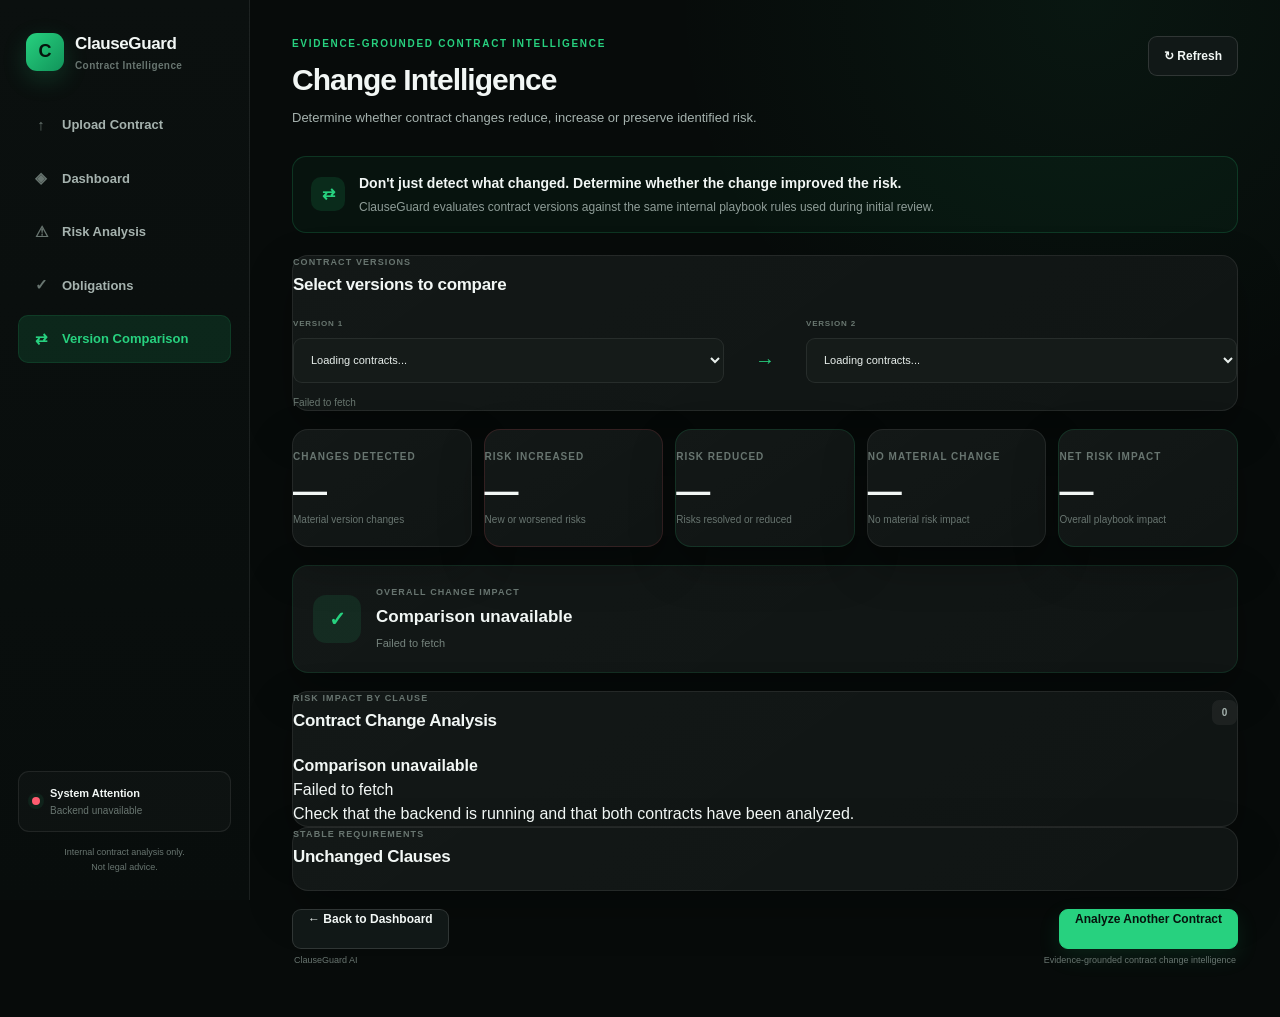
<file: frontend/comparison.html>
<!DOCTYPE html>
<html lang="en">

<head>
    <meta charset="UTF-8">
    <meta
        name="viewport"
        content="width=device-width, initial-scale=1.0"
    >

    <title>ClauseGuard AI — Change Intelligence</title>

    <link
        rel="stylesheet"
        href="style.css"
    >
</head>


<body>

<!-- =========================================================
     SIDEBAR
========================================================= -->

<aside class="sidebar">

    <div class="brand">

        <div class="brand-icon">
            C
        </div>

        <div>
            <h1>ClauseGuard</h1>
            <span>Contract Intelligence</span>
        </div>

    </div>


    <nav class="navigation">

        <a
            class="nav-item"
            href="upload.html"
            style="text-decoration:none;"
        >
            <span>↑</span>
            Upload Contract
        </a>


        <a
            class="nav-item"
            href="index.html"
            style="text-decoration:none;"
        >
            <span>◈</span>
            Dashboard
        </a>


        <a
            class="nav-item"
            href="index.html#risk-analysis"
            style="text-decoration:none;"
        >
            <span>⚠</span>
            Risk Analysis
        </a>


        <a
            class="nav-item"
            href="index.html#obligation-section"
            style="text-decoration:none;"
        >
            <span>✓</span>
            Obligations
        </a>


        <a
            class="nav-item active"
            href="comparison.html"
            style="text-decoration:none;"
        >
            <span>⇄</span>
            Version Comparison
        </a>

    </nav>


    <div class="sidebar-bottom">

        <div class="system-status">

            <span class="status-dot"></span>

            <div>

                <strong id="systemStatus">
                    System Online
                </strong>

                <small id="systemStatusText">
                    Backend connected
                </small>

            </div>

        </div>


        <div class="disclaimer">

            Internal contract analysis only.
            <br>
            Not legal advice.

        </div>

    </div>

</aside>


<!-- =========================================================
     MAIN
========================================================= -->

<main class="main">

    <!-- TOP BAR -->

    <header class="topbar">

        <div>

            <p class="eyebrow">
                EVIDENCE-GROUNDED CONTRACT INTELLIGENCE
            </p>

            <h2>
                Change Intelligence
            </h2>

            <p class="subtitle">
                Determine whether contract changes reduce,
                increase or preserve identified risk.
            </p>

        </div>


        <div class="topbar-actions">

            <button
                id="refreshComparison"
                class="secondary-button"
                type="button"
            >
                ↻ Refresh
            </button>

        </div>

    </header>


    <!-- =====================================================
         PRODUCT MESSAGE
    ====================================================== -->

    <section class="product-message">

        <div class="product-message-icon">
            ⇄
        </div>


        <div>

            <strong>
                Don't just detect what changed.
                Determine whether the change improved the risk.
            </strong>

            <span>
                ClauseGuard evaluates contract versions
                against the same internal playbook rules
                used during initial review.
            </span>

        </div>

    </section>


    <!-- =====================================================
         VERSION SELECTORS
    ====================================================== -->

    <section class="card comparison-selector-card">

        <div class="section-header">

            <div>

                <span class="card-label">
                    CONTRACT VERSIONS
                </span>

                <h3>
                    Select versions to compare
                </h3>

            </div>

        </div>


        <div class="version-selector-grid">

            <div class="version-selector">

                <label for="v1Selector">
                    VERSION 1
                </label>

                <select
                    id="v1Selector"
                >
                    <option value="">
                        Loading contracts...
                    </option>
                </select>

            </div>


            <div class="comparison-arrow-large">
                →
            </div>


            <div class="version-selector">

                <label for="v2Selector">
                    VERSION 2
                </label>

                <select
                    id="v2Selector"
                >
                    <option value="">
                        Loading contracts...
                    </option>
                </select>

            </div>

        </div>


        <div
            id="selectorMessage"
            class="selector-message"
        >
            Loading available contract versions...
        </div>

    </section>


    <!-- =====================================================
         CHANGE SUMMARY
    ====================================================== -->

    <section class="comparison-kpi-grid">

        <div class="card comparison-kpi">

            <span class="metric-label">
                CHANGES DETECTED
            </span>

            <strong
                id="changesDetected"
                class="metric-value"
            >
                —
            </strong>

            <span class="metric-description">
                Material version changes
            </span>

        </div>


        <div class="card comparison-kpi risk-increased-card">

            <span class="metric-label">
                RISK INCREASED
            </span>

            <strong
                id="riskIncreased"
                class="metric-value"
            >
                —
            </strong>

            <span class="metric-description">
                New or worsened risks
            </span>

        </div>


        <div class="card comparison-kpi risk-reduced-card">

            <span class="metric-label">
                RISK REDUCED
            </span>

            <strong
                id="riskReduced"
                class="metric-value"
            >
                —
            </strong>

            <span class="metric-description">
                Risks resolved or reduced
            </span>

        </div>


        <div class="card comparison-kpi">

            <span class="metric-label">
                NO MATERIAL CHANGE
            </span>

            <strong
                id="unchangedCount"
                class="metric-value"
            >
                —
            </strong>

            <span class="metric-description">
                No material risk impact
            </span>

        </div>


        <div class="card comparison-kpi improvement-card">

            <span class="metric-label">
                NET RISK IMPACT
            </span>

            <strong
                id="netRiskImpact"
                class="metric-value"
            >
                —
            </strong>

            <span class="metric-description">
                Overall playbook impact
            </span>

        </div>

    </section>


    <!-- =====================================================
         OVERALL RESULT
    ====================================================== -->

    <section
        id="overallResult"
        class="card overall-comparison-card"
    >

        <div class="overall-result-icon">
            ✓
        </div>


        <div>

            <span class="card-label">
                OVERALL CHANGE IMPACT
            </span>

            <h3 id="overallResultTitle">
                Loading comparison...
            </h3>

            <p id="overallResultDescription">
                Comparing contract versions against
                configured playbook rules.
            </p>

        </div>

    </section>


    <!-- =====================================================
         RISK IMPACT BY CLAUSE
    ====================================================== -->

    <section class="card">

        <div class="section-header">

            <div>

                <span class="card-label">
                    RISK IMPACT BY CLAUSE
                </span>

                <h3>
                    Contract Change Analysis
                </h3>

            </div>


            <span
                id="comparisonResultCount"
                class="count-badge"
            >
                0
            </span>

        </div>


        <div
            id="comparisonResults"
            class="comparison-results-list"
        >

            <div class="comparison-loading">
                Loading comparison...
            </div>

        </div>

    </section>


    <!-- =====================================================
         REGRESSION ALERT
    ====================================================== -->

    <section
        id="regressionSection"
        class="card regression-card hidden"
    >

        <div class="regression-header">

            <div class="regression-icon">
                !
            </div>

            <div>

                <span class="card-label">
                    NEGOTIATION IMPACT
                </span>

                <h3>
                    Regression Detected
                </h3>

            </div>

        </div>


        <div
            id="regressionContent"
            class="regression-content"
        >
        </div>

    </section>


    <!-- =====================================================
         UNCHANGED CLAUSES
    ====================================================== -->

    <section class="card">

        <div class="section-header">

            <div>

                <span class="card-label">
                    STABLE REQUIREMENTS
                </span>

                <h3>
                    Unchanged Clauses
                </h3>

            </div>

        </div>


        <div
            id="unchangedClauses"
            class="unchanged-list"
        >

            <div class="comparison-loading">
                Loading...
            </div>

        </div>

    </section>


    <!-- =====================================================
         NAVIGATION
    ====================================================== -->

    <section class="comparison-actions">

        <a
            href="index.html"
            class="secondary-button"
            style="text-decoration:none;"
        >
            ← Back to Dashboard
        </a>


        <a
            href="upload.html"
            class="primary-button"
            style="text-decoration:none;"
        >
            Analyze Another Contract
        </a>

    </section>


    <!-- FOOTER -->

    <footer>

        <span>
            ClauseGuard AI
        </span>

        <span>
            Evidence-grounded contract change intelligence
        </span>

    </footer>

</main>


<script src="comparison.js"></script>

</body>

</html>
</file>
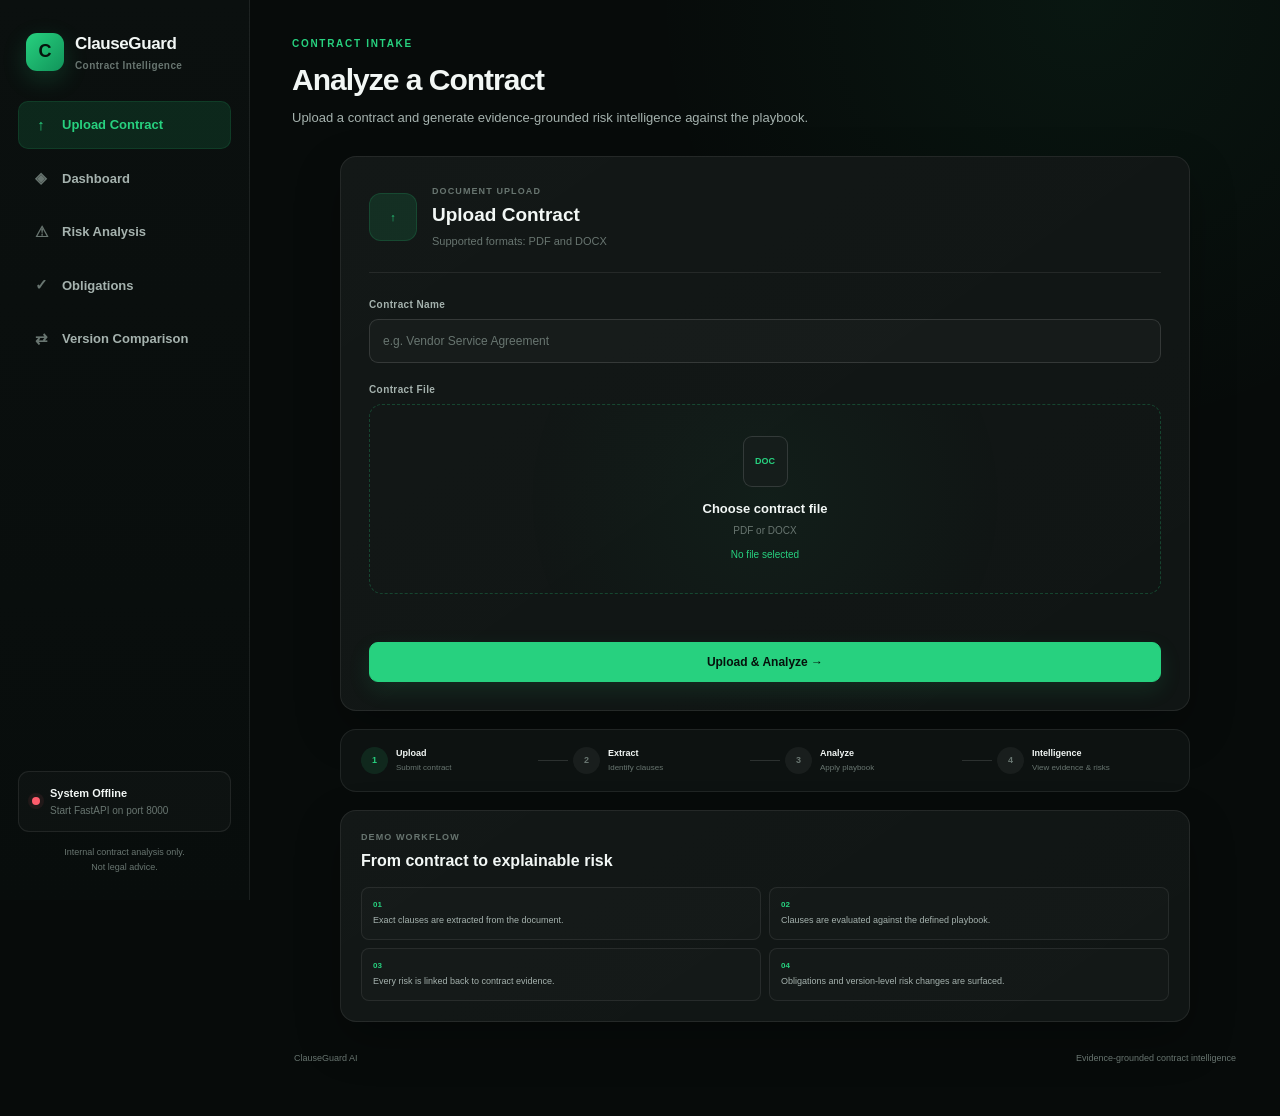
<file: frontend/upload.html>
<!DOCTYPE html>
<html lang="en">

<head>
    <meta charset="UTF-8">

    <meta
        name="viewport"
        content="width=device-width, initial-scale=1.0"
    >

    <title>ClauseGuard AI — Upload Contract</title>

    <link
        rel="stylesheet"
        href="style.css"
    >
</head>

<body>

<aside class="sidebar">

    <div class="brand">

        <div class="brand-icon">
            C
        </div>

        <div>
            <h1>ClauseGuard</h1>
            <span>Contract Intelligence</span>
        </div>

    </div>


    <nav class="navigation">

        <a
            class="nav-item active"
            href="upload.html"
            style="text-decoration:none;"
        >
            <span>↑</span>
            Upload Contract
        </a>


        <a
            class="nav-item"
            href="index.html"
            style="text-decoration:none;"
        >
            <span>◈</span>
            Dashboard
        </a>


        <a
            class="nav-item"
            href="index.html#risk-analysis"
            style="text-decoration:none;"
        >
            <span>⚠</span>
            Risk Analysis
        </a>


        <a
            class="nav-item"
            href="index.html#obligations"
            style="text-decoration:none;"
        >
            <span>✓</span>
            Obligations
        </a>


        <a
            class="nav-item"
            href="comparison.html"
            style="text-decoration:none;"
        >
            <span>⇄</span>
            Version Comparison
        </a>

    </nav>


    <div class="sidebar-bottom">

        <div
            class="system-status"
            id="systemStatus"
        >

            <span class="status-dot"></span>

            <div>

                <strong id="systemStatusTitle">
                    Checking System
                </strong>

                <small id="systemStatusText">
                    Connecting to backend...
                </small>

            </div>

        </div>


        <div class="disclaimer">

            Internal contract analysis only.
            <br>
            Not legal advice.

        </div>

    </div>

</aside>


<main class="main">

    <header class="topbar">

        <div>

            <p class="eyebrow">
                CONTRACT INTAKE
            </p>

            <h2>
                Analyze a Contract
            </h2>

            <p class="subtitle">
                Upload a contract and generate evidence-grounded
                risk intelligence against the playbook.
            </p>

        </div>

    </header>


    <!-- UPLOAD CARD -->

    <section class="card upload-card">

        <div class="upload-header">

            <div class="upload-icon">
                ↑
            </div>

            <div>

                <span class="card-label">
                    DOCUMENT UPLOAD
                </span>

                <h3>
                    Upload Contract
                </h3>

                <p>
                    Supported formats: PDF and DOCX
                </p>

            </div>

        </div>


        <form
            id="uploadForm"
            class="upload-form"
        >

            <!-- CONTRACT NAME -->

            <label
                for="contractName"
                class="form-label"
            >
                Contract Name
            </label>

            <input
                id="contractName"
                name="contract_name"
                type="text"
                placeholder="e.g. Vendor Service Agreement"
                maxlength="255"
                autocomplete="off"
                required
            >


            <!-- FILE -->

            <label
                for="contractFile"
                class="form-label"
            >
                Contract File
            </label>


            <label
                for="contractFile"
                class="file-drop"
                id="fileDrop"
            >

                <div class="file-drop-icon">
                    DOC
                </div>

                <strong>
                    Choose contract file
                </strong>

                <span>
                    PDF or DOCX
                </span>

                <small id="fileName">
                    No file selected
                </small>

            </label>


            <input
                id="contractFile"
                name="file"
                type="file"
                accept=".pdf,.docx,application/pdf,application/vnd.openxmlformats-officedocument.wordprocessingml.document"
                hidden
                required
            >


            <!-- STATUS -->

            <div
                id="uploadStatus"
                class="upload-status"
                aria-live="polite"
            ></div>


            <!-- BUTTON -->

            <button
                type="submit"
                class="primary-button upload-button"
                id="uploadButton"
            >
                Upload & Analyze →
            </button>

        </form>

    </section>


    <!-- FLOW -->

    <section class="upload-flow">

        <div
            class="flow-step active"
            id="flowUpload"
        >

            <span>1</span>

            <div>

                <strong>
                    Upload
                </strong>

                <small>
                    Submit contract
                </small>

            </div>

        </div>


        <div class="flow-line"></div>


        <div
            class="flow-step"
            id="flowExtract"
        >

            <span>2</span>

            <div>

                <strong>
                    Extract
                </strong>

                <small>
                    Identify clauses
                </small>

            </div>

        </div>


        <div class="flow-line"></div>


        <div
            class="flow-step"
            id="flowAnalyze"
        >

            <span>3</span>

            <div>

                <strong>
                    Analyze
                </strong>

                <small>
                    Apply playbook
                </small>

            </div>

        </div>


        <div class="flow-line"></div>


        <div
            class="flow-step"
            id="flowIntelligence"
        >

            <span>4</span>

            <div>

                <strong>
                    Intelligence
                </strong>

                <small>
                    View evidence & risks
                </small>

            </div>

        </div>

    </section>


    <!-- DEMO CARD -->

    <section class="card demo-card">

        <span class="card-label">
            DEMO WORKFLOW
        </span>

        <h3>
            From contract to explainable risk
        </h3>


        <div class="demo-points">

            <div>

                <span>01</span>

                Exact clauses are extracted from the document.

            </div>


            <div>

                <span>02</span>

                Clauses are evaluated against the defined playbook.

            </div>


            <div>

                <span>03</span>

                Every risk is linked back to contract evidence.

            </div>


            <div>

                <span>04</span>

                Obligations and version-level risk changes are surfaced.

            </div>

        </div>

    </section>


    <footer>

        <span>
            ClauseGuard AI
        </span>

        <span>
            Evidence-grounded contract intelligence
        </span>

    </footer>

</main>


<script>

const API_BASE = "http://127.0.0.1:8000";

const MAX_FILE_SIZE = 25 * 1024 * 1024;

const ALLOWED_EXTENSIONS = [
    ".pdf",
    ".docx"
];


const form =
    document.getElementById("uploadForm");

const fileInput =
    document.getElementById("contractFile");

const fileName =
    document.getElementById("fileName");

const uploadStatus =
    document.getElementById("uploadStatus");

const uploadButton =
    document.getElementById("uploadButton");

const fileDrop =
    document.getElementById("fileDrop");

const systemStatus =
    document.getElementById("systemStatus");

const systemStatusTitle =
    document.getElementById("systemStatusTitle");

const systemStatusText =
    document.getElementById("systemStatusText");


/* =========================================================
   INITIALIZE
========================================================= */

document.addEventListener(
    "DOMContentLoaded",
    async () => {

        await checkBackend();

    }
);


/* =========================================================
   BACKEND HEALTH
========================================================= */

async function checkBackend() {

    setSystemStatus(
        "loading",
        "Checking System",
        "Connecting to backend..."
    );


    try {

        /*
         * FastAPI normally exposes /docs.
         * We only need to know whether the
         * server is reachable.
         */

        const response =
            await fetch(
                `${API_BASE}/docs`,
                {
                    method: "GET"
                }
            );


        if (!response.ok) {

            throw new Error(
                `Backend returned ${response.status}`
            );

        }


        setSystemStatus(
            "online",
            "System Online",
            "Backend connected"
        );


    } catch (error) {

        console.error(
            "Backend health check failed:",
            error
        );


        setSystemStatus(
            "error",
            "System Offline",
            "Start FastAPI on port 8000"
        );

    }

}


/* =========================================================
   FILE SELECTION
========================================================= */

fileInput.addEventListener(
    "change",
    () => {

        handleSelectedFile();

    }
);


function handleSelectedFile() {

    if (!fileInput.files.length) {

        resetFileSelection();

        return;

    }


    const file =
        fileInput.files[0];


    const validation =
        validateFile(file);


    if (!validation.valid) {

        fileName.textContent =
            validation.message;

        fileDrop.classList.remove(
            "selected"
        );

        showStatus(
            validation.message,
            "error"
        );

        return;

    }


    fileName.textContent =
        `${file.name} • ${formatFileSize(file.size)}`;


    fileDrop.classList.add(
        "selected"
    );


    clearStatus();

}


/* =========================================================
   FILE VALIDATION
========================================================= */

function validateFile(file) {

    if (!file) {

        return {
            valid: false,
            message: "Please select a contract file."
        };

    }


    const lowerName =
        file.name.toLowerCase();


    const validExtension =
        ALLOWED_EXTENSIONS.some(
            extension =>
                lowerName.endsWith(extension)
        );


    if (!validExtension) {

        return {
            valid: false,
            message: "Only PDF and DOCX files are supported."
        };

    }


    if (file.size === 0) {

        return {
            valid: false,
            message: "The selected file is empty."
        };

    }


    if (file.size > MAX_FILE_SIZE) {

        return {
            valid: false,
            message: "File is too large. Maximum size is 25 MB."
        };

    }


    return {
        valid: true,
        message: ""
    };

}


/* =========================================================
   DRAG & DROP
========================================================= */

fileDrop.addEventListener(
    "dragover",
    event => {

        event.preventDefault();

        fileDrop.classList.add(
            "dragging"
        );

    }
);


fileDrop.addEventListener(
    "dragleave",
    () => {

        fileDrop.classList.remove(
            "dragging"
        );

    }
);


fileDrop.addEventListener(
    "drop",
    event => {

        event.preventDefault();

        fileDrop.classList.remove(
            "dragging"
        );


        if (
            event.dataTransfer &&
            event.dataTransfer.files &&
            event.dataTransfer.files.length
        ) {

            try {

                fileInput.files =
                    event.dataTransfer.files;

            } catch (error) {

                console.warn(
                    "Could not assign dropped files:",
                    error
                );

                return;

            }


            handleSelectedFile();

        }

    }
);


/* =========================================================
   FORM SUBMIT
========================================================= */

form.addEventListener(
    "submit",
    async event => {

        event.preventDefault();


        if (
            uploadButton.disabled
        ) {

            return;

        }


        const contractName =
            document
                .getElementById("contractName")
                .value
                .trim();


        /* NAME VALIDATION */

        if (!contractName) {

            showStatus(
                "Please enter a contract name.",
                "error"
            );

            return;

        }


        if (contractName.length < 2) {

            showStatus(
                "Contract name is too short.",
                "error"
            );

            return;

        }


        /* FILE VALIDATION */

        if (!fileInput.files.length) {

            showStatus(
                "Please select a PDF or DOCX file.",
                "error"
            );

            return;

        }


        const file =
            fileInput.files[0];


        const validation =
            validateFile(file);


        if (!validation.valid) {

            showStatus(
                validation.message,
                "error"
            );

            return;

        }


        /* START */

        setUploading(true);

        setFlowStep(
            "upload"
        );


        showStatus(
            "Uploading contract...",
            "loading"
        );


        const formData =
            new FormData();


        formData.append(
            "file",
            file
        );


        formData.append(
            "contract_name",
            contractName
        );


        try {

            /*
             * ------------------------------------------------
             * STEP 1 — UPLOAD
             * ------------------------------------------------
             */

            const response =
                await fetch(
                    `${API_BASE}/contracts/upload`,
                    {
                        method: "POST",
                        body: formData
                    }
                );


            const data =
                await parseResponse(
                    response
                );


            if (!response.ok) {

                throw new Error(
                    extractErrorMessage(
                        data,
                        "Contract upload failed."
                    )
                );

            }


            const contractId =
                findContractId(
                    data
                );


            if (!contractId) {

                console.error(
                    "Upload response:",
                    data
                );


                throw new Error(
                    "Contract uploaded, but no contract ID was returned by the backend."
                );

            }


            /*
             * Persist active contract.
             */

            localStorage.setItem(
                "activeContractId",
                String(contractId)
            );


            /*
             * Store basic metadata for
             * the dashboard if required.
             */

            localStorage.setItem(
                "activeContractName",
                contractName
            );


            localStorage.setItem(
                "activeContractFile",
                file.name
            );


            /*
             * ------------------------------------------------
             * STEP 2 — EXTRACT / ANALYZE
             * ------------------------------------------------
             */

            setFlowStep(
                "extract"
            );


            showStatus(
                "Contract uploaded. Extracting clauses...",
                "loading"
            );


            setFlowStep(
                "analyze"
            );


            showStatus(
                "Applying playbook rules and generating risk intelligence...",
                "loading"
            );


            const analyzeResponse =
                await fetch(
                    `${API_BASE}/contracts/${contractId}/analyze`,
                    {
                        method: "POST"
                    }
                );


            const analyzeData =
                await parseResponse(
                    analyzeResponse
                );


            if (!analyzeResponse.ok) {

                throw new Error(
                    extractErrorMessage(
                        analyzeData,
                        "Contract analysis failed."
                    )
                );

            }


            /*
             * ------------------------------------------------
             * STEP 3 — OBLIGATIONS
             * ------------------------------------------------
             *
             * This is intentionally non-blocking.
             *
             * Risk analysis is the core MVP.
             * If obligation extraction fails,
             * the contract should still reach the
             * dashboard.
             */

            showStatus(
                "Risk analysis complete. Extracting obligations...",
                "loading"
            );


            try {

                const obligationResponse =
                    await fetch(
                        `${API_BASE}/contracts/${contractId}/obligations`,
                        {
                            method: "POST"
                        }
                    );


                if (!obligationResponse.ok) {

                    console.warn(
                        "Obligation extraction returned:",
                        obligationResponse.status
                    );

                } else {

                    await parseResponse(
                        obligationResponse
                    );

                }

            } catch (obligationError) {

                console.warn(
                    "Obligation extraction failed:",
                    obligationError
                );

            }


            /*
             * ------------------------------------------------
             * STEP 4 — DASHBOARD
             * ------------------------------------------------
             */

            setFlowStep(
                "intelligence"
            );


            showStatus(
                "Analysis complete. Opening intelligence dashboard...",
                "success"
            );


            /*
             * Small delay gives the user
             * visual confirmation.
             */

            await sleep(
                700
            );


            /*
             * Final safety check.
             */

            const storedId =
                localStorage.getItem(
                    "activeContractId"
                );


            if (
                !storedId ||
                String(storedId) !== String(contractId)
            ) {

                localStorage.setItem(
                    "activeContractId",
                    String(contractId)
                );

            }


            /*
             * Open dashboard.
             */

            window.location.href =
                "index.html";


        } catch (error) {

            console.error(
                "Upload workflow error:",
                error
            );


            setFlowStep(
                "upload"
            );


            showStatus(
                error.message ||
                "Something went wrong while processing the contract.",
                "error"
            );


            setUploading(
                false
            );

        }

    }
);


/* =========================================================
   RESPONSE PARSER
========================================================= */

async function parseResponse(
    response
) {

    const contentType =
        response.headers.get(
            "content-type"
        ) || "";


    if (
        contentType.includes(
            "application/json"
        )
    ) {

        return await response.json();

    }


    const text =
        await response.text();


    return {
        message: text
    };

}


/* =========================================================
   ERROR EXTRACTION
========================================================= */

function extractErrorMessage(
    data,
    fallback
) {

    if (!data) {

        return fallback;

    }


    if (
        typeof data === "string"
    ) {

        return data || fallback;

    }


    if (
        typeof data.detail === "string"
    ) {

        return data.detail;

    }


    if (
        Array.isArray(data.detail)
    ) {

        return data.detail
            .map(
                item =>
                    item.msg ||
                    item.message ||
                    String(item)
            )
            .join(", ");

    }


    if (
        typeof data.message === "string"
    ) {

        return data.message;

    }


    if (
        typeof data.error === "string"
    ) {

        return data.error;

    }


    return fallback;

}


/* =========================================================
   FIND CONTRACT ID
========================================================= */

function findContractId(
    data
) {

    if (!data) {

        return null;

    }


    /*
     * { id: 123 }
     */

    if (
        data.id !== undefined &&
        data.id !== null
    ) {

        return data.id;

    }


    /*
     * { contract_id: 123 }
     */

    if (
        data.contract_id !== undefined &&
        data.contract_id !== null
    ) {

        return data.contract_id;

    }


    /*
     * { contract: { id: 123 } }
     */

    if (
        data.contract &&
        data.contract.id !== undefined &&
        data.contract.id !== null
    ) {

        return data.contract.id;

    }


    /*
     * { contract: { contract_id: 123 } }
     */

    if (
        data.contract &&
        data.contract.contract_id !== undefined &&
        data.contract.contract_id !== null
    ) {

        return data.contract.contract_id;

    }


    /*
     * { data: { id: 123 } }
     */

    if (
        data.data &&
        data.data.id !== undefined &&
        data.data.id !== null
    ) {

        return data.data.id;

    }


    /*
     * { result: { id: 123 } }
     */

    if (
        data.result &&
        data.result.id !== undefined &&
        data.result.id !== null
    ) {

        return data.result.id;

    }


    return null;

}


/* =========================================================
   FLOW STATE
========================================================= */

function setFlowStep(
    step
) {

    const steps = [
        "flowUpload",
        "flowExtract",
        "flowAnalyze",
        "flowIntelligence"
    ];


    const mapping = {
        upload: 0,
        extract: 1,
        analyze: 2,
        intelligence: 3
    };


    const activeIndex =
        mapping[step] ?? 0;


    steps.forEach(
        (id, index) => {

            const element =
                document.getElementById(
                    id
                );


            if (!element) {

                return;

            }


            element.classList.remove(
                "active",
                "completed"
            );


            if (
                index < activeIndex
            ) {

                element.classList.add(
                    "completed"
                );

            }


            if (
                index === activeIndex
            ) {

                element.classList.add(
                    "active"
                );

            }

        }
    );

}


/* =========================================================
   UPLOADING STATE
========================================================= */

function setUploading(
    uploading
) {

    uploadButton.disabled =
        uploading;


    uploadButton.textContent =
        uploading
            ? "Processing..."
            : "Upload & Analyze →";


    fileInput.disabled =
        uploading;


    const nameInput =
        document.getElementById(
            "contractName"
        );


    if (nameInput) {

        nameInput.disabled =
            uploading;

    }

}


/* =========================================================
   STATUS
========================================================= */

function showStatus(
    message,
    type
) {

    uploadStatus.textContent =
        message;


    uploadStatus.className =
        `upload-status ${type}`;

}


function clearStatus() {

    uploadStatus.textContent =
        "";

    uploadStatus.className =
        "upload-status";

}


/* =========================================================
   SYSTEM STATUS
========================================================= */

function setSystemStatus(
    type,
    title,
    message
) {

    if (
        systemStatus
    ) {

        systemStatus.classList.remove(
            "online",
            "loading",
            "error"
        );


        systemStatus.classList.add(
            type
        );

    }


    if (
        systemStatusTitle
    ) {

        systemStatusTitle.textContent =
            title;

    }


    if (
        systemStatusText
    ) {

        systemStatusText.textContent =
            message;

    }

}


/* =========================================================
   RESET FILE
========================================================= */

function resetFileSelection() {

    fileName.textContent =
        "No file selected";


    fileDrop.classList.remove(
        "selected"
    );

}


/* =========================================================
   FILE SIZE
========================================================= */

function formatFileSize(
    bytes
) {

    if (
        bytes < 1024
    ) {

        return `${bytes} B`;

    }


    if (
        bytes < 1024 * 1024
    ) {

        return `${(
            bytes / 1024
        ).toFixed(1)} KB`;

    }


    return `${(
        bytes /
        (1024 * 1024)
    ).toFixed(1)} MB`;

}


/* =========================================================
   SLEEP
========================================================= */

function sleep(
    milliseconds
) {

    return new Promise(
        resolve =>
            setTimeout(
                resolve,
                milliseconds
            )
    );

}


/* =========================================================
   PREVENT ACCIDENTAL PAGE LEAVE
========================================================= */

window.addEventListener(
    "beforeunload",
    event => {

        if (
            uploadButton &&
            uploadButton.disabled
        ) {

            event.preventDefault();

            event.returnValue =
                "";

        }

    }
);

</script>

</body>

</html>
</file>
<file: frontend/style.css>
/* =========================================================
   CLAUSEGUARD AI
   Premium Contract Risk Intelligence Dashboard
========================================================= */

:root {
    --bg: #070b0a;
    --surface: #0d1211;
    --surface-2: #111817;
    --surface-3: #151d1b;

    --border: rgba(255, 255, 255, 0.08);
    --border-strong: rgba(255, 255, 255, 0.13);

    --text: #f2f7f5;
    --text-secondary: #a5b2ae;
    --text-muted: #687570;

    --green: #27d17f;
    --green-dark: #15945a;
    --green-soft: rgba(39, 209, 127, 0.12);

    --red: #ff5c6c;
    --red-soft: rgba(255, 92, 108, 0.12);

    --orange: #ffb454;
    --orange-soft: rgba(255, 180, 84, 0.12);

    --blue: #6fa8ff;
    --blue-soft: rgba(111, 168, 255, 0.12);

    --sidebar-width: 250px;

    --radius: 16px;
    --radius-small: 10px;

    --shadow:
        0 18px 45px rgba(0, 0, 0, 0.28);
}


/* =========================================================
   RESET
========================================================= */

* {
    box-sizing: border-box;
    margin: 0;
    padding: 0;
}

html {
    scroll-behavior: smooth;
}

body {
    min-height: 100vh;

    background:
        radial-gradient(
            circle at 85% 0%,
            rgba(39, 209, 127, 0.06),
            transparent 28%
        ),
        var(--bg);

    color: var(--text);

    font-family:
        Inter,
        ui-sans-serif,
        -apple-system,
        BlinkMacSystemFont,
        "Segoe UI",
        sans-serif;

    line-height: 1.5;
}

button {
    font: inherit;
}

button,
a {
    -webkit-tap-highlight-color: transparent;
}


/* =========================================================
   SIDEBAR
========================================================= */

.sidebar {
    position: fixed;

    top: 0;
    left: 0;
    bottom: 0;

    width: var(--sidebar-width);

    display: flex;
    flex-direction: column;

    padding: 26px 18px;

    background:
        linear-gradient(
            180deg,
            #0b100f 0%,
            #080d0c 100%
        );

    border-right: 1px solid var(--border);

    z-index: 20;
}


/* BRAND */

.brand {
    display: flex;
    align-items: center;
    gap: 11px;

    padding: 5px 8px 28px;
}

.brand-icon {
    width: 38px;
    height: 38px;

    display: grid;
    place-items: center;

    border-radius: 11px;

    background:
        linear-gradient(
            135deg,
            var(--green),
            #11945a
        );

    color: #06120c;

    font-size: 18px;
    font-weight: 900;

    box-shadow:
        0 8px 24px rgba(39, 209, 127, 0.18);
}

.brand h1 {
    font-size: 17px;
    font-weight: 750;

    letter-spacing: -0.4px;
}

.brand span {
    display: block;

    margin-top: 1px;

    color: var(--text-muted);

    font-size: 10px;
    font-weight: 600;

    letter-spacing: 0.4px;
}


/* NAVIGATION */

.navigation {
    display: flex;
    flex-direction: column;
    gap: 5px;
}

.nav-item {
    width: 100%;

    display: flex;
    align-items: center;
    gap: 12px;

    padding: 12px 13px;

    border: 1px solid transparent;
    border-radius: 10px;

    background: transparent;

    color: var(--text-secondary);

    text-align: left;

    font-size: 13px;
    font-weight: 600;

    cursor: pointer;

    transition:
        background 0.2s ease,
        color 0.2s ease,
        border-color 0.2s ease;
}

.nav-item span {
    width: 18px;

    color: var(--text-muted);

    font-size: 15px;

    text-align: center;
}

.nav-item:hover {
    background: rgba(255, 255, 255, 0.035);
    color: var(--text);
}

.nav-item.active {
    background: var(--green-soft);

    border-color:
        rgba(39, 209, 127, 0.12);

    color: var(--green);
}

.nav-item.active span {
    color: var(--green);
}


/* SIDEBAR BOTTOM */

.sidebar-bottom {
    margin-top: auto;
}

.system-status {
    display: flex;
    align-items: center;
    gap: 10px;

    padding: 13px;

    border: 1px solid var(--border);

    border-radius: 11px;

    background: rgba(255, 255, 255, 0.025);
}

.status-dot {
    width: 8px;
    height: 8px;

    border-radius: 50%;

    background: var(--green);

    box-shadow:
        0 0 0 4px rgba(39, 209, 127, 0.08);
}

.system-status strong {
    display: block;

    font-size: 11px;
}

.system-status small {
    display: block;

    margin-top: 2px;

    color: var(--text-muted);

    font-size: 10px;
}

.disclaimer {
    margin-top: 13px;

    color: var(--text-muted);

    font-size: 9px;

    line-height: 1.6;

    text-align: center;
}


/* =========================================================
   MAIN
========================================================= */

.main {
    min-height: 100vh;

    margin-left: var(--sidebar-width);

    padding: 36px 42px 45px;

    max-width: 1700px;
}


/* =========================================================
   TOP BAR
========================================================= */

.topbar {
    display: flex;
    align-items: flex-start;
    justify-content: space-between;

    gap: 30px;

    margin-bottom: 28px;
}

.eyebrow {
    margin-bottom: 6px;

    color: var(--green);

    font-size: 10px;
    font-weight: 750;

    letter-spacing: 1.7px;
}

.topbar h2 {
    font-size: 30px;
    font-weight: 750;

    letter-spacing: -1px;
}

.subtitle {
    margin-top: 6px;

    color: var(--text-secondary);

    font-size: 13px;
}

.topbar-actions {
    display: flex;
    gap: 9px;
}


/* BUTTONS */

.primary-button,
.secondary-button {
    height: 40px;

    padding: 0 15px;

    border-radius: 9px;

    font-size: 12px;
    font-weight: 700;

    cursor: pointer;

    transition:
        transform 0.15s ease,
        opacity 0.15s ease,
        background 0.15s ease;
}

.primary-button:hover,
.secondary-button:hover {
    transform: translateY(-1px);
}

.primary-button {
    border: 1px solid var(--green);

    background: var(--green);

    color: #06120c;

    box-shadow:
        0 8px 22px rgba(39, 209, 127, 0.12);
}

.secondary-button {
    border: 1px solid var(--border-strong);

    background: var(--surface-2);

    color: var(--text);
}

.secondary-button:hover {
    background: var(--surface-3);
}


/* =========================================================
   CONTRACT SELECTOR
========================================================= */

.contract-selector {
    display: flex;
    align-items: center;
    justify-content: space-between;

    margin-bottom: 18px;

    padding: 16px 18px;

    border: 1px solid var(--border);

    border-radius: var(--radius);

    background:
        linear-gradient(
            110deg,
            rgba(39, 209, 127, 0.045),
            rgba(255, 255, 255, 0.015)
        );

    box-shadow: var(--shadow);
}

.contract-info {
    display: flex;
    align-items: center;
    gap: 13px;
}

.document-icon {
    width: 43px;
    height: 48px;

    display: grid;
    place-items: center;

    border-radius: 9px;

    background: var(--green-soft);

    border: 1px solid rgba(39, 209, 127, 0.16);

    color: var(--green);

    font-size: 9px;
    font-weight: 800;

    letter-spacing: 0.5px;
}

.label,
.card-label {
    display: block;

    color: var(--text-muted);

    font-size: 9px;
    font-weight: 750;

    letter-spacing: 1.1px;
}

.contract-info h3 {
    margin-top: 2px;

    font-size: 15px;
}

.contract-info p {
    margin-top: 2px;

    color: var(--text-secondary);

    font-size: 11px;
}

.version-badge {
    padding: 6px 10px;

    border: 1px solid rgba(111, 168, 255, 0.18);

    border-radius: 7px;

    background: var(--blue-soft);

    color: var(--blue);

    font-size: 10px;
    font-weight: 800;
}


/* =========================================================
   CARDS
========================================================= */

.card {
    border: 1px solid var(--border);

    border-radius: var(--radius);

    background:
        linear-gradient(
            145deg,
            rgba(255, 255, 255, 0.025),
            rgba(255, 255, 255, 0.01)
        ),
        var(--surface);

    box-shadow: var(--shadow);
}


/* =========================================================
   RISK GRID
========================================================= */

.risk-grid {
    display: grid;

    grid-template-columns:
        1.5fr
        1fr
        1fr
        1fr;

    gap: 14px;

    margin-bottom: 18px;
}

.risk-card,
.metric-card {
    min-height: 156px;

    padding: 18px;
}

.card-header {
    display: flex;
    align-items: center;
    justify-content: space-between;
}

.card-icon,
.metric-icon {
    width: 27px;
    height: 27px;

    display: grid;
    place-items: center;

    border-radius: 8px;

    font-size: 12px;
    font-weight: 800;
}

.card-icon.danger,
.metric-icon.red {
    background: var(--red-soft);
    color: var(--red);
}

.metric-icon.orange {
    background: var(--orange-soft);
    color: var(--orange);
}

.metric-icon.green {
    background: var(--green-soft);
    color: var(--green);
}


/* RISK LEVEL */

.risk-level {
    display: flex;
    align-items: center;
    gap: 12px;

    margin-top: 20px;
}

.risk-indicator {
    padding: 8px 13px;

    border: 1px solid rgba(255, 92, 108, 0.2);

    border-radius: 8px;

    background: var(--red-soft);

    color: var(--red);

    font-size: 12px;
    font-weight: 850;

    letter-spacing: 0.7px;
}

.risk-level strong {
    font-size: 25px;
    font-weight: 750;
}

.risk-level span {
    margin-left: 4px;

    color: var(--text-muted);

    font-size: 10px;
}

.risk-progress {
    height: 5px;

    margin-top: 18px;

    overflow: hidden;

    border-radius: 999px;

    background: rgba(255, 255, 255, 0.07);
}

.risk-progress-fill {
    width: 75%;
    height: 100%;

    border-radius: inherit;

    background:
        linear-gradient(
            90deg,
            var(--green),
            var(--orange),
            var(--red)
        );

    transition: width 0.6s ease;
}

.card-note {
    margin-top: 8px;

    color: var(--text-muted);

    font-size: 9px;
}


/* METRICS */

.metric-value {
    margin-top: 17px;

    font-size: 29px;
    font-weight: 750;

    letter-spacing: -1px;
}

.metric-card p {
    margin-top: 2px;

    color: var(--text-muted);

    font-size: 10px;
}


/* =========================================================
   DASHBOARD GRID
========================================================= */

.dashboard-grid {
    display: grid;

    grid-template-columns: 1fr 1.25fr;

    gap: 14px;

    margin-bottom: 18px;
}

.chart-card,
.risks-card {
    min-height: 390px;

    padding: 20px;
}

.section-header {
    display: flex;
    align-items: center;
    justify-content: space-between;

    gap: 20px;

    margin-bottom: 20px;
}

.section-header h3 {
    margin-top: 3px;

    font-size: 17px;
    font-weight: 700;

    letter-spacing: -0.3px;
}

.chart-container {
    height: 285px;

    display: flex;
    align-items: center;
    justify-content: center;
}


/* =========================================================
   TOP RISKS
========================================================= */

.count-badge {
    min-width: 25px;
    height: 25px;

    display: grid;
    place-items: center;

    padding: 0 7px;

    border-radius: 7px;

    background: rgba(255, 255, 255, 0.055);

    color: var(--text-secondary);

    font-size: 10px;
    font-weight: 750;
}

.risk-list {
    display: flex;
    flex-direction: column;
    gap: 10px;
}

.risk-item {
    padding: 13px;

    border: 1px solid var(--border);

    border-radius: 11px;

    background: rgba(255, 255, 255, 0.018);

    transition:
        border-color 0.2s ease,
        background 0.2s ease;
}

.risk-item:hover {
    border-color: var(--border-strong);

    background: rgba(255, 255, 255, 0.03);
}

.risk-item-top {
    display: flex;
    align-items: center;
    justify-content: space-between;

    gap: 10px;
}

.risk-category {
    display: flex;
    align-items: center;
    gap: 8px;

    font-size: 12px;
    font-weight: 700;
}

.risk-dot {
    width: 7px;
    height: 7px;

    border-radius: 50%;

    background: var(--red);

    box-shadow:
        0 0 0 4px var(--red-soft);
}

.severity-badge {
    padding: 4px 7px;

    border-radius: 5px;

    background: var(--red-soft);

    color: var(--red);

    font-size: 8px;
    font-weight: 800;

    letter-spacing: 0.6px;
}

.risk-detail {
    margin-top: 8px;

    color: var(--text-secondary);

    font-size: 10px;

    line-height: 1.55;
}

.risk-actual {
    margin-top: 7px;

    color: var(--red);

    font-size: 10px;
    font-weight: 650;
}

.view-evidence {
    margin-top: 10px;

    padding: 0;

    border: 0;

    background: transparent;

    color: var(--green);

    font-size: 10px;
    font-weight: 700;

    cursor: pointer;
}

.view-evidence:hover {
    text-decoration: underline;
}


/* =========================================================
   EVIDENCE TRACE
========================================================= */

.evidence-section {
    margin-bottom: 18px;

    padding: 20px;
}

.trace-badge {
    padding: 5px 8px;

    border-radius: 6px;

    background: var(--green-soft);

    color: var(--green);

    font-size: 8px;
    font-weight: 800;

    letter-spacing: 0.8px;
}

.trace-empty {
    min-height: 190px;

    display: flex;
    flex-direction: column;
    align-items: center;
    justify-content: center;

    padding: 25px;

    border: 1px dashed var(--border-strong);

    border-radius: 12px;

    text-align: center;
}

.trace-icon {
    width: 38px;
    height: 38px;

    display: grid;
    place-items: center;

    margin-bottom: 10px;

    border-radius: 10px;

    background: var(--green-soft);

    color: var(--green);

    font-size: 18px;
}

.trace-empty h4 {
    font-size: 13px;
}

.trace-empty p {
    max-width: 530px;

    margin-top: 5px;

    color: var(--text-muted);

    font-size: 10px;
}


/* ACTIVE TRACE */

.trace-content {
    display: grid;

    grid-template-columns: 1fr 1fr;

    gap: 14px;
}

.trace-box {
    padding: 16px;

    border: 1px solid var(--border);

    border-radius: 11px;

    background: rgba(255, 255, 255, 0.018);
}

.trace-box-header {
    display: flex;
    align-items: center;
    justify-content: space-between;

    margin-bottom: 10px;
}

.trace-box-title {
    font-size: 11px;
    font-weight: 750;
}

.trace-box-label {
    color: var(--text-muted);

    font-size: 8px;
    font-weight: 700;

    letter-spacing: 0.7px;
}

.trace-text {
    color: var(--text-secondary);

    font-size: 11px;

    line-height: 1.7;
}

.trace-rule {
    color: var(--green);

    font-size: 11px;
    font-weight: 650;

    line-height: 1.7;
}

.assessment {
    grid-column: 1 / -1;

    padding: 14px;

    border-left: 3px solid var(--orange);

    border-radius: 7px;

    background: var(--orange-soft);
}

.assessment strong {
    display: block;

    margin-bottom: 4px;

    font-size: 10px;
}

.assessment p {
    color: var(--text-secondary);

    font-size: 10px;
}


/* =========================================================
   OBLIGATIONS
========================================================= */

.obligations-section {
    margin-bottom: 18px;

    padding: 20px;
}

.obligation-grid {
    display: grid;

    grid-template-columns:
        repeat(2, 1fr);

    gap: 10px;
}

.obligation-item {
    padding: 13px;

    border: 1px solid var(--border);

    border-radius: 10px;

    background: rgba(255, 255, 255, 0.018);
}

.obligation-actor {
    color: var(--green);

    font-size: 9px;
    font-weight: 800;

    letter-spacing: 0.5px;
}

.obligation-action {
    margin-top: 5px;

    font-size: 11px;
    font-weight: 650;
}

.obligation-meta {
    display: flex;
    flex-wrap: wrap;
    gap: 6px;

    margin-top: 8px;
}

.obligation-tag {
    padding: 4px 6px;

    border-radius: 5px;

    background: rgba(255, 255, 255, 0.055);

    color: var(--text-muted);

    font-size: 8px;
}

.obligation-evidence {
    margin-top: 8px;

    color: var(--text-muted);

    font-size: 9px;

    line-height: 1.5;
}


/* =========================================================
   VERSION COMPARISON
========================================================= */

.comparison-section {
    margin-bottom: 22px;

    padding: 20px;
}

.comparison-grid {
    display: grid;

    grid-template-columns:
        repeat(4, 1fr);

    gap: 10px;
}

.comparison-stat {
    padding: 15px;

    border: 1px solid var(--border);

    border-radius: 10px;

    background: rgba(255, 255, 255, 0.018);
}

.comparison-stat-label {
    color: var(--text-muted);

    font-size: 9px;
    font-weight: 700;
}

.comparison-stat-value {
    margin-top: 6px;

    font-size: 22px;
    font-weight: 750;
}

.comparison-stat-value.good {
    color: var(--green);
}

.comparison-stat-value.bad {
    color: var(--red);
}

.comparison-placeholder {
    grid-column: 1 / -1;

    display: flex;
    flex-direction: column;

    padding: 18px;

    border: 1px dashed var(--border-strong);

    border-radius: 10px;
}

.comparison-placeholder strong {
    font-size: 11px;
}

.comparison-placeholder span {
    margin-top: 3px;

    color: var(--text-muted);

    font-size: 9px;
}


/* =========================================================
   LOADING
========================================================= */

.loading {
    display: flex;
    align-items: center;
    justify-content: center;

    min-height: 100px;

    color: var(--text-muted);

    font-size: 10px;
}


/* =========================================================
   FOOTER
========================================================= */

footer {
    display: flex;
    justify-content: space-between;

    padding: 5px 2px;

    color: var(--text-muted);

    font-size: 9px;
}


/* =========================================================
   RESPONSIVE
========================================================= */

@media (max-width: 1200px) {

    .main {
        padding: 28px;
    }

    .risk-grid {
        grid-template-columns:
            repeat(2, 1fr);
    }

    .risk-card {
        grid-column: span 2;
    }

    .dashboard-grid {
        grid-template-columns: 1fr;
    }

    .comparison-grid {
        grid-template-columns:
            repeat(2, 1fr);
    }
}


@media (max-width: 800px) {

    .sidebar {
        position: relative;

        width: 100%;
        height: auto;

        padding: 15px;
    }

    .brand {
        padding-bottom: 15px;
    }

    .navigation {
        flex-direction: row;

        overflow-x: auto;
    }

    .nav-item {
        white-space: nowrap;
    }

    .sidebar-bottom {
        display: none;
    }

    .main {
        margin-left: 0;

        padding: 22px 16px;
    }

    .topbar {
        flex-direction: column;
    }

    .topbar h2 {
        font-size: 25px;
    }

    .risk-grid {
        grid-template-columns: 1fr;
    }

    .risk-card {
        grid-column: span 1;
    }

    .obligation-grid,
    .trace-content {
        grid-template-columns: 1fr;
    }

    .comparison-grid {
        grid-template-columns: 1fr;
    }

    footer {
        flex-direction: column;
        gap: 5px;
    }
}
/* =========================================================
   UPLOAD PAGE
========================================================= */

.upload-card {
    max-width: 850px;

    margin: 25px auto 18px;

    padding: 28px;
}

.upload-header {
    display: flex;
    align-items: center;
    gap: 15px;

    padding-bottom: 23px;

    border-bottom: 1px solid var(--border);
}

.upload-icon {
    width: 48px;
    height: 48px;

    display: grid;
    place-items: center;

    border-radius: 12px;

    background: var(--green-soft);

    border: 1px solid rgba(39, 209, 127, 0.16);

    color: var(--green);

    font-size: 11px;
    font-weight: 850;
}

.upload-header h3 {
    margin-top: 3px;

    font-size: 19px;
}

.upload-header p {
    margin-top: 3px;

    color: var(--text-muted);

    font-size: 11px;
}


/* FORM */

.upload-form {
    padding-top: 24px;
}

.form-label {
    display: block;

    margin: 0 0 7px;

    color: var(--text-secondary);

    font-size: 10px;
    font-weight: 700;

    letter-spacing: 0.4px;
}

.upload-form input[type="text"] {
    width: 100%;

    height: 44px;

    margin-bottom: 19px;

    padding: 0 13px;

    border: 1px solid var(--border-strong);

    border-radius: 9px;

    outline: none;

    background: rgba(255, 255, 255, 0.025);

    color: var(--text);

    font-size: 12px;

    transition:
        border-color 0.2s ease,
        background 0.2s ease;
}

.upload-form input[type="text"]:focus {
    border-color: rgba(39, 209, 127, 0.45);

    background: rgba(39, 209, 127, 0.025);
}

.upload-form input[type="text"]::placeholder {
    color: var(--text-muted);
}


/* DROP ZONE */

.file-drop {
    min-height: 190px;

    display: flex;
    flex-direction: column;
    align-items: center;
    justify-content: center;

    padding: 25px;

    border: 1px dashed rgba(39, 209, 127, 0.25);

    border-radius: 13px;

    background:
        radial-gradient(
            circle at center,
            rgba(39, 209, 127, 0.045),
            transparent 60%
        );

    cursor: pointer;

    transition:
        border-color 0.2s ease,
        background 0.2s ease,
        transform 0.2s ease;
}

.file-drop:hover,
.file-drop.dragging,
.file-drop.selected {
    border-color: rgba(39, 209, 127, 0.65);

    background:
        radial-gradient(
            circle at center,
            rgba(39, 209, 127, 0.09),
            transparent 65%
        );
}

.file-drop.dragging {
    transform: scale(1.01);
}

.file-drop-icon {
    width: 45px;
    height: 51px;

    display: grid;
    place-items: center;

    margin-bottom: 12px;

    border-radius: 9px;

    background: var(--surface-3);

    border: 1px solid var(--border-strong);

    color: var(--green);

    font-size: 9px;
    font-weight: 850;
}

.file-drop strong {
    font-size: 13px;
}

.file-drop > span {
    margin-top: 4px;

    color: var(--text-muted);

    font-size: 10px;
}

.file-drop small {
    margin-top: 9px;

    color: var(--green);

    font-size: 10px;
}


/* STATUS */

.upload-status {
    min-height: 19px;

    margin: 13px 0 5px;

    font-size: 10px;

    text-align: center;
}

.upload-status.loading {
    color: var(--text-secondary);
}

.upload-status.success {
    color: var(--green);
}

.upload-status.error {
    color: var(--red);
}


/* BUTTON */

.upload-button {
    width: 100%;

    margin-top: 8px;
}

.upload-button:disabled {
    opacity: 0.55;

    cursor: not-allowed;

    transform: none;
}


/* =========================================================
   UPLOAD FLOW
========================================================= */

.upload-flow {
    max-width: 850px;

    display: flex;
    align-items: center;

    margin: 0 auto 18px;

    padding: 17px 20px;

    border: 1px solid var(--border);

    border-radius: var(--radius);

    background: var(--surface);
}

.flow-step {
    display: flex;
    align-items: center;

    gap: 8px;

    flex: 1;
}

.flow-step > span {
    width: 27px;
    height: 27px;

    display: grid;
    place-items: center;

    flex-shrink: 0;

    border-radius: 50%;

    background: rgba(255, 255, 255, 0.05);

    color: var(--text-muted);

    font-size: 9px;
    font-weight: 800;
}

.flow-step.active > span {
    background: var(--green-soft);

    color: var(--green);
}

.flow-step strong {
    display: block;

    font-size: 9px;
}

.flow-step small {
    display: block;

    margin-top: 1px;

    color: var(--text-muted);

    font-size: 8px;
}

.flow-line {
    width: 30px;
    height: 1px;

    margin: 0 5px;

    background: var(--border-strong);
}


/* =========================================================
   DEMO CARD
========================================================= */

.demo-card {
    max-width: 850px;

    margin: 0 auto 25px;

    padding: 20px;
}

.demo-card h3 {
    margin-top: 4px;

    font-size: 16px;
}

.demo-points {
    display: grid;

    grid-template-columns:
        repeat(2, 1fr);

    gap: 8px;

    margin-top: 14px;
}

.demo-points > div {
    padding: 11px;

    border: 1px solid var(--border);

    border-radius: 8px;

    background: rgba(255, 255, 255, 0.015);

    color: var(--text-secondary);

    font-size: 9px;

    line-height: 1.55;
}

.demo-points span {
    display: block;

    margin-bottom: 3px;

    color: var(--green);

    font-size: 8px;
    font-weight: 800;
}


/* =========================================================
   UPLOAD RESPONSIVE
========================================================= */

@media (max-width: 800px) {

    .upload-card,
    .upload-flow,
    .demo-card {
        margin-left: 0;
        margin-right: 0;
    }

    .upload-flow {
        flex-direction: column;

        align-items: stretch;

        gap: 9px;
    }

    .flow-line {
        width: 1px;
        height: 15px;

        margin-left: 13px;
    }

    .demo-points {
        grid-template-columns: 1fr;
    }
}
/* =========================================================
   COMPARISON PAGE COMPATIBILITY
   Matches comparison.html class names
========================================================= */

/* BRAND */

.brand-name {
    font-size: 17px;
    font-weight: 750;
    letter-spacing: -0.4px;
    color: var(--text);
}

.brand-subtitle {
    display: block;
    margin-top: 1px;
    color: var(--text-muted);
    font-size: 10px;
    font-weight: 600;
    letter-spacing: 0.4px;
}


/* SIDEBAR NAVIGATION */

.sidebar-nav {
    display: flex;
    flex-direction: column;
    gap: 5px;
}

.sidebar-nav a {
    width: 100%;
    display: flex;
    align-items: center;
    gap: 12px;

    padding: 12px 13px;

    border: 1px solid transparent;
    border-radius: 10px;

    background: transparent;

    color: var(--text-secondary);

    text-decoration: none;

    font-size: 13px;
    font-weight: 600;

    cursor: pointer;

    transition:
        background 0.2s ease,
        color 0.2s ease,
        border-color 0.2s ease;
}

.sidebar-nav a:hover {
    background: rgba(255, 255, 255, 0.035);
    color: var(--text);
}

.sidebar-nav a.active {
    background: var(--green-soft);
    border-color: rgba(39, 209, 127, 0.12);
    color: var(--green);
}

.sidebar-nav a:first-letter {
    color: var(--text-muted);
}

.sidebar-nav a.active:first-letter {
    color: var(--green);
}


/* SIDEBAR DISCLAIMER */

.sidebar-disclaimer {
    margin-top: 13px;
    color: var(--text-muted);
    font-size: 9px;
    line-height: 1.6;
    text-align: center;
}


/* MAIN CONTENT */

.main-content {
    min-height: 100vh;

    margin-left: var(--sidebar-width);

    padding: 36px 42px 45px;

    max-width: 1700px;
}


/* COMPARISON BUTTON */

.primary-btn {
    height: 40px;

    padding: 0 15px;

    border: 1px solid var(--green);
    border-radius: 9px;

    background: var(--green);
    color: #06120c;

    font-size: 12px;
    font-weight: 700;

    cursor: pointer;

    box-shadow:
        0 8px 22px rgba(39, 209, 127, 0.12);

    transition:
        transform 0.15s ease,
        opacity 0.15s ease,
        background 0.15s ease;
}

.primary-btn:hover {
    transform: translateY(-1px);
}


/* COMPARISON HEADINGS */

.comparison-page h1 {
    color: var(--text);
    font-size: 30px;
    font-weight: 750;
    letter-spacing: -1px;
}

.comparison-page h2,
.comparison-page h3,
.comparison-page h4 {
    color: var(--text);
}


/* COMPARISON PAGE CARD */

.comparison-page .card {
    border: 1px solid var(--border);

    border-radius: var(--radius);

    background:
        linear-gradient(
            145deg,
            rgba(255, 255, 255, 0.025),
            rgba(255, 255, 255, 0.01)
        ),
        var(--surface);

    box-shadow: var(--shadow);
}


/* RESPONSIVE SIDEBAR */

@media (max-width: 800px) {

    .sidebar-nav {
        flex-direction: row;
        overflow-x: auto;
    }

    .sidebar-nav a {
        width: auto;
        white-space: nowrap;
    }

    .main-content {
        margin-left: 0;
        padding: 22px 16px;
    }

    .sidebar {
        position: relative;
        width: 100%;
        height: auto;
        padding: 15px;
    }

    .brand {
        padding-bottom: 15px;
    }

    .sidebar-bottom {
        display: none;
    }
}
/* =========================================================
   FINAL MVP POLISH
   Compact enterprise dashboard layout
========================================================= */


/* ---------------------------------------------------------
   TOP RISK SUMMARY
--------------------------------------------------------- */

.dashboard-grid {
    display: grid;

    grid-template-columns:
        1.35fr
        1fr
        1fr
        1fr;

    gap: 14px;

    margin-bottom: 18px;
}


/* Make the four summary cards compact */

.risk-indicator-card,
.metric-card {
    min-height: 128px;

    padding: 18px;

    display: flex;
    flex-direction: column;
    justify-content: center;
}


/* Risk indicator */

.risk-indicator-card .card-label {
    margin-bottom: 8px;
}

.risk-indicator-wrapper {
    display: flex;
    flex-direction: column;
    gap: 8px;
}

.risk-indicator {
    width: fit-content;

    padding: 7px 12px;

    border-radius: 8px;

    font-size: 12px;
    font-weight: 850;
}

.risk-points {
    margin: 0;

    color: var(--text-secondary);

    font-size: 12px;
}

.risk-points strong {
    color: var(--text);
}

.risk-disclaimer {
    margin-top: 8px;

    color: var(--text-muted);

    font-size: 9px;
}


/* Progress bar */

.risk-progress-container {
    width: 100%;
    height: 4px;

    margin-top: 4px;

    overflow: hidden;

    border-radius: 999px;

    background: rgba(255, 255, 255, 0.06);
}

.risk-progress {
    height: 100%;

    border-radius: inherit;

    background:
        linear-gradient(
            90deg,
            var(--green),
            var(--orange),
            var(--red)
        );
}


/* ---------------------------------------------------------
   METRIC CARDS
--------------------------------------------------------- */

.metric-card {
    justify-content: space-between;
}

.metric-label {
    color: var(--text-muted);

    font-size: 10px;

    font-weight: 750;

    letter-spacing: 1px;
}

.metric-value {
    margin-top: 5px;

    font-size: 34px;

    font-weight: 800;

    line-height: 1;
}

.metric-description {
    margin-top: 5px;

    color: var(--text-muted);

    font-size: 10px;
}


/* ---------------------------------------------------------
   CONTENT SECTIONS
--------------------------------------------------------- */

.content-grid {
    display: grid;

    grid-template-columns: 1fr 1fr;

    gap: 14px;

    margin-bottom: 18px;
}


/* Chart */

.chart-card {
    min-height: 350px;

    padding: 20px;
}

.chart-container {
    height: 255px;

    display: flex;

    align-items: center;

    justify-content: center;
}


/* Top risks */

.risk-list {
    max-height: 270px;

    overflow-y: auto;

    padding-right: 3px;
}


/* ---------------------------------------------------------
   EVIDENCE TRACE
--------------------------------------------------------- */

.trace-panel {
    min-height: 220px;

    border: 1px dashed rgba(255, 255, 255, 0.10);

    border-radius: 14px;

    background: rgba(255, 255, 255, 0.012);
}

.trace-empty {
    min-height: 220px;

    display: flex;

    flex-direction: column;

    align-items: center;

    justify-content: center;

    text-align: center;

    padding: 30px;
}

.trace-icon {
    width: 48px;
    height: 48px;

    display: grid;

    place-items: center;

    margin-bottom: 14px;

    border-radius: 14px;

    background: var(--green-soft);

    color: var(--green);

    font-size: 22px;
}

.trace-empty h4 {
    margin-bottom: 5px;

    font-size: 15px;
}

.trace-empty p {
    max-width: 430px;

    color: var(--text-muted);

    font-size: 11px;
}


/* ---------------------------------------------------------
   OBLIGATIONS
--------------------------------------------------------- */

.obligation-list {
    display: flex;

    flex-direction: column;

    gap: 8px;

    max-height: 500px;

    overflow-y: auto;

    padding-right: 3px;
}


/* ---------------------------------------------------------
   VERSION COMPARISON
--------------------------------------------------------- */

.comparison-placeholder {
    display: flex;

    align-items: center;

    justify-content: space-between;

    gap: 20px;

    padding: 22px;

    border: 1px solid var(--border);

    border-radius: 14px;

    background:
        linear-gradient(
            90deg,
            rgba(39, 209, 127, 0.035),
            rgba(255, 255, 255, 0.012)
        );
}

.comparison-placeholder strong {
    display: block;

    font-size: 14px;
}

.comparison-placeholder span {
    color: var(--text-muted);

    font-size: 10px;
}


/* ---------------------------------------------------------
   SCROLLBARS
--------------------------------------------------------- */

.risk-list::-webkit-scrollbar,
.obligation-list::-webkit-scrollbar {
    width: 5px;
}

.risk-list::-webkit-scrollbar-track,
.obligation-list::-webkit-scrollbar-track {
    background: transparent;
}

.risk-list::-webkit-scrollbar-thumb,
.obligation-list::-webkit-scrollbar-thumb {
    background: rgba(255, 255, 255, 0.10);

    border-radius: 999px;
}


/* ---------------------------------------------------------
   HOVER POLISH
--------------------------------------------------------- */

.metric-card {
    transition:
        transform 0.2s ease,
        border-color 0.2s ease,
        background 0.2s ease;
}

.metric-card:hover {
    transform: translateY(-2px);

    border-color:
        rgba(39, 209, 127, 0.25);

    background:
        rgba(39, 209, 127, 0.025);
}


/* ---------------------------------------------------------
   RESPONSIVE
--------------------------------------------------------- */

@media (max-width: 1100px) {

    .dashboard-grid {
        grid-template-columns:
            1fr 1fr;
    }

    .content-grid {
        grid-template-columns: 1fr;
    }
}


@media (max-width: 760px) {

    .sidebar {
        position: relative;

        width: 100%;

        min-height: auto;

        border-right: none;

        border-bottom: 1px solid var(--border);
    }

    .main {
        margin-left: 0;

        padding: 24px 18px;
    }

    .dashboard-grid {
        grid-template-columns: 1fr;
    }

    .content-grid {
        grid-template-columns: 1fr;
    }

    .comparison-placeholder {
        flex-direction: column;

        align-items: flex-start;
    }
}
/* =========================================================
   CLAUSEGUARD HACKATHON UI ENHANCEMENTS
========================================================= */

.product-message {
    display: flex;
    align-items: center;
    gap: 14px;
    margin-bottom: 22px;
    padding: 16px 18px;
    border: 1px solid rgba(39, 209, 127, 0.18);
    border-radius: 14px;
    background: rgba(39, 209, 127, 0.045);
}

.product-message-icon {
    width: 34px;
    height: 34px;
    display: flex;
    align-items: center;
    justify-content: center;
    border-radius: 10px;
    background: rgba(39, 209, 127, 0.12);
    color: #27d17f;
    font-weight: 700;
}

.product-message strong {
    display: block;
    color: #f2f7f5;
    font-size: 14px;
}

.product-message span {
    display: block;
    margin-top: 4px;
    color: #8f9d98;
    font-size: 12px;
}

.traceability-card {
    border-color: rgba(39, 209, 127, 0.18);
}

.traceability-badge {
    display: inline-flex;
    align-items: center;
    padding: 6px 10px;
    border-radius: 999px;
    background: rgba(39, 209, 127, 0.1);
    color: #27d17f;
    font-size: 10px;
    font-weight: 700;
    letter-spacing: 0.08em;
}

.risk-rule {
    display: inline-block;
    margin: 8px 0;
    padding: 4px 8px;
    border-radius: 6px;
    background: rgba(111, 168, 255, 0.08);
    color: #6fa8ff;
    font-size: 10px;
    font-weight: 700;
    letter-spacing: 0.04em;
}

.trace-clause-title {
    margin: 0 0 10px;
    color: #27d17f;
    font-size: 12px;
    font-weight: 700;
}

.trace-assessment {
    margin-top: 14px;
    padding: 18px;
    border-radius: 12px;
    border: 1px solid rgba(255,255,255,0.06);
    background: rgba(255,255,255,0.018);
}

.trace-assessment-title {
    margin-bottom: 14px;
    color: #8f9d98;
    font-size: 10px;
    font-weight: 700;
    letter-spacing: 0.1em;
}

.assessment-grid {
    display: grid;
    grid-template-columns: 1fr 1fr;
    gap: 12px;
    margin-bottom: 18px;
}

.assessment-field {
    padding: 12px;
    border-radius: 10px;
    background: rgba(255,255,255,0.025);
}

.assessment-field span {
    display: block;
    margin-bottom: 6px;
    color: #7f8d88;
    font-size: 9px;
    font-weight: 700;
    letter-spacing: 0.1em;
}

.assessment-field strong {
    color: #f2f7f5;
    font-size: 13px;
    line-height: 1.5;
}

.trace-verification {
    margin-top: 14px;
    padding: 11px 14px;
    border-radius: 9px;
    background: rgba(39, 209, 127, 0.06);
    color: #27d17f;
    font-size: 11px;
    font-weight: 600;
}

.source-label {
    display: block;
    margin-bottom: 7px;
    color: #6f7d78;
    font-size: 9px;
    font-weight: 700;
    letter-spacing: 0.08em;
}

.comparison-container {
    margin-top: 18px;
}

.comparison-summary-grid {
    display: grid;
    grid-template-columns: repeat(4, 1fr);
    gap: 10px;
}

.comparison-stat {
    padding: 15px;
    border-radius: 12px;
    background: rgba(255,255,255,0.025);
    border: 1px solid rgba(255,255,255,0.05);
}

.comparison-stat-label {
    color: #7f8d88;
    font-size: 9px;
    font-weight: 700;
    letter-spacing: 0.08em;
}

.comparison-stat-value {
    margin-top: 8px;
    color: #f2f7f5;
    font-size: 23px;
    font-weight: 700;
}

.comparison-stat-value.good {
    color: #27d17f;
}

.comparison-stat-value.bad {
    color: #ff5c6c;
}

.comparison-result {
    display: flex;
    justify-content: space-between;
    align-items: center;
    gap: 20px;
    margin-top: 14px;
    padding: 18px;
    border-radius: 12px;
    background: rgba(39, 209, 127, 0.045);
    border: 1px solid rgba(39, 209, 127, 0.12);
}

.comparison-result strong {
    display: block;
    margin-top: 5px;
    font-size: 14px;
}

.comparison-improved {
    color: #27d17f;
}

.comparison-regression {
    color: #ff5c6c;
}

.comparison-result-details {
    display: flex;
    flex-wrap: wrap;
    gap: 12px;
    color: #9aa7a2;
    font-size: 11px;
}

.comparison-result-details .negative {
    color: #ff5c6c;
}

.comparison-link-row {
    display: flex;
    justify-content: space-between;
    align-items: center;
    gap: 15px;
    margin-top: 14px;
    color: #7f8d88;
    font-size: 11px;
}

@media (max-width: 900px) {

    .comparison-summary-grid {
        grid-template-columns: repeat(2, 1fr);
    }

    .comparison-result {
        flex-direction: column;
        align-items: flex-start;
    }

}

@media (max-width: 600px) {

    .assessment-grid {
        grid-template-columns: 1fr;
    }

    .comparison-summary-grid {
        grid-template-columns: 1fr;
    }

    .comparison-link-row {
        flex-direction: column;
        align-items: flex-start;
    }

}
/* =========================================================
   RISK INTELLIGENCE
========================================================= */

.risk-intelligence-card {
    padding: 17px;
    margin-bottom: 12px;
    border: 1px solid rgba(255,255,255,0.06);
    border-radius: 13px;
    background: rgba(255,255,255,0.018);
    transition: border-color 0.2s ease,
                transform 0.2s ease;
}

.risk-intelligence-card:hover {
    transform: translateY(-1px);
    border-color: rgba(39,209,127,0.18);
}

.risk-card-header {
    display: flex;
    justify-content: space-between;
    align-items: flex-start;
    gap: 12px;
}

.risk-card-category {
    display: flex;
    align-items: center;
    gap: 8px;
    color: #f2f7f5;
    font-size: 13px;
    font-weight: 700;
}

.risk-card-rule {
    margin-top: 5px;
    color: #6fa8ff;
    font-size: 10px;
    font-weight: 700;
    letter-spacing: 0.05em;
}

.risk-severity {
    padding: 5px 9px;
    border-radius: 999px;
    font-size: 9px;
    font-weight: 800;
    letter-spacing: 0.07em;
}

.risk-severity.high {
    background: rgba(255,92,108,0.1);
    color: #ff5c6c;
}

.risk-severity.medium {
    background: rgba(255,180,84,0.1);
    color: #ffb454;
}

.risk-severity.low {
    background: rgba(39,209,127,0.1);
    color: #27d17f;
}

.risk-card-reason {
    margin-top: 13px;
    color: #a5b2ae;
    font-size: 12px;
    line-height: 1.6;
}

.risk-actual-expected {
    display: grid;
    grid-template-columns: 1fr 24px 1fr;
    align-items: center;
    gap: 8px;
    margin-top: 14px;
}

.risk-value-box {
    padding: 10px;
    border-radius: 9px;
    background: rgba(255,255,255,0.025);
}

.risk-value-box span {
    display: block;
    margin-bottom: 4px;
    color: #687670;
    font-size: 8px;
    font-weight: 800;
    letter-spacing: 0.1em;
}

.risk-value-box strong {
    color: #f2f7f5;
    font-size: 11px;
}

.risk-arrow {
    text-align: center;
    color: #596761;
}

.risk-card-footer {
    display: flex;
    justify-content: space-between;
    align-items: center;
    gap: 10px;
    margin-top: 14px;
}

.risk-grounding {
    color: #27d17f;
    font-size: 10px;
    font-weight: 600;
}

.risk-grounding span {
    margin-right: 4px;
}

.risk-empty-state {
    display: flex;
    flex-direction: column;
    align-items: center;
    justify-content: center;
    padding: 40px 20px;
    text-align: center;
}

.risk-empty-icon {
    width: 38px;
    height: 38px;
    display: flex;
    align-items: center;
    justify-content: center;
    margin-bottom: 10px;
    border-radius: 50%;
    background: rgba(39,209,127,0.1);
    color: #27d17f;
    font-weight: 800;
}

.risk-empty-state strong {
    color: #f2f7f5;
    font-size: 13px;
}

.risk-empty-state span {
    margin-top: 5px;
    color: #75837d;
    font-size: 11px;
}


/* =========================================================
   TRACE HEADER
========================================================= */

.trace-header {
    display: flex;
    justify-content: space-between;
    align-items: flex-start;
    gap: 15px;
    margin-bottom: 20px;
}

.trace-header h4 {
    margin: 5px 0 0;
    color: #f2f7f5;
    font-size: 18px;
}

.trace-header-right {
    display: flex;
    align-items: center;
    gap: 8px;
}

.trace-grounded-badge {
    padding: 6px 9px;
    border-radius: 999px;
    background: rgba(39,209,127,0.09);
    color: #27d17f;
    font-size: 9px;
    font-weight: 800;
}

.trace-severity {
    padding: 6px 9px;
    border-radius: 999px;
    background: rgba(255,92,108,0.08);
    color: #ff5c6c;
    font-size: 9px;
    font-weight: 800;
}


/* =========================================================
   TRACE STEPS
========================================================= */

.trace-step {
    display: grid;
    grid-template-columns: 38px 1fr;
    gap: 14px;
    position: relative;
    padding-bottom: 18px;
}

.trace-step:not(:last-of-type)::after {
    content: "";
    position: absolute;
    left: 18px;
    top: 38px;
    bottom: 0;
    width: 1px;
    background: rgba(255,255,255,0.07);
}

.trace-step-marker {
    width: 36px;
    height: 36px;
    display: flex;
    align-items: center;
    justify-content: center;
    border-radius: 10px;
    background: rgba(39,209,127,0.08);
    color: #27d17f;
    font-size: 10px;
    font-weight: 800;
    z-index: 1;
}

.trace-step-content {
    min-width: 0;
}

.trace-step-heading {
    display: flex;
    justify-content: space-between;
    align-items: flex-start;
    gap: 12px;
    margin-bottom: 10px;
}

.trace-step-heading strong {
    display: block;
    margin-top: 4px;
    color: #f2f7f5;
    font-size: 13px;
}

.trace-step-label {
    display: block;
    color: #6e7c76;
    font-size: 9px;
    font-weight: 800;
    letter-spacing: 0.1em;
}

.trace-box-label,
.rule-id-badge {
    padding: 5px 8px;
    border-radius: 6px;
    background: rgba(111,168,255,0.08);
    color: #6fa8ff;
    font-size: 9px;
    font-weight: 800;
}

.evidence-quote {
    padding: 14px;
    border-left: 2px solid #27d17f;
    border-radius: 0 9px 9px 0;
    background: rgba(39,209,127,0.035);
    color: #c2ccc8;
    font-size: 12px;
    line-height: 1.7;
}

.evidence-page {
    display: inline-block;
    margin-top: 8px;
    color: #6d7b75;
    font-size: 9px;
}

.playbook-requirement {
    padding: 13px;
    border-radius: 9px;
    background: rgba(111,168,255,0.035);
    color: #c2ccc8;
    font-size: 12px;
    line-height: 1.6;
}


/* =========================================================
   ASSESSMENT
========================================================= */

.assessment-reason {
    margin-top: 15px;
}

.assessment-reason p {
    margin: 7px 0 0;
    color: #a5b2ae;
    font-size: 12px;
    line-height: 1.65;
}


/* =========================================================
   RECOMMENDED ACTION
========================================================= */

.recommended-action {
    display: flex;
    align-items: flex-start;
    gap: 12px;
    margin-top: 5px;
    padding: 15px;
    border-radius: 10px;
    background: rgba(39,209,127,0.055);
    border: 1px solid rgba(39,209,127,0.1);
}

.recommended-icon {
    width: 28px;
    height: 28px;
    flex-shrink: 0;
    display: flex;
    align-items: center;
    justify-content: center;
    border-radius: 8px;
    background: rgba(39,209,127,0.1);
    color: #27d17f;
    font-weight: 800;
}

.recommended-action p {
    margin: 6px 0 0;
    color: #c2ccc8;
    font-size: 12px;
    line-height: 1.6;
}


/* =========================================================
   MOBILE
========================================================= */

@media (max-width: 650px) {

    .risk-actual-expected {
        grid-template-columns: 1fr;
    }

    .risk-arrow {
        display: none;
    }

    .risk-card-footer {
        flex-direction: column;
        align-items: flex-start;
    }

    .trace-header {
        flex-direction: column;
    }

    .trace-header-right {
        align-self: flex-start;
    }

}
/* =========================================================
   OBLIGATION INTELLIGENCE
========================================================= */

.obligation-intelligence-card {
    padding: 19px;
    margin-bottom: 13px;
    border: 1px solid rgba(255,255,255,0.06);
    border-radius: 14px;
    background: rgba(255,255,255,0.018);
    transition:
        border-color 0.2s ease,
        transform 0.2s ease;
}

.obligation-intelligence-card:hover {
    transform: translateY(-1px);
    border-color: rgba(39,209,127,0.18);
}


/* HEADER */

.obligation-card-header {
    display: flex;
    align-items: center;
    gap: 12px;
}

.obligation-number {
    width: 32px;
    height: 32px;
    flex-shrink: 0;

    display: flex;
    align-items: center;
    justify-content: center;

    border-radius: 9px;

    background: rgba(39,209,127,0.08);
    color: #27d17f;

    font-size: 10px;
    font-weight: 800;
}

.obligation-party {
    flex: 1;
}

.obligation-label {
    display: block;

    color: #697770;

    font-size: 8px;
    font-weight: 800;

    letter-spacing: 0.1em;
}

.obligation-party strong {
    display: block;

    margin-top: 4px;

    color: #f2f7f5;

    font-size: 12px;
}

.obligation-source-badge {
    padding: 5px 8px;

    border-radius: 999px;

    background: rgba(39,209,127,0.08);

    color: #27d17f;

    font-size: 8px;
    font-weight: 800;

    letter-spacing: 0.05em;
}


/* MAIN ACTION */

.obligation-main {
    margin-top: 18px;
}

.obligation-main h4 {
    margin: 6px 0 0;

    color: #f2f7f5;

    font-size: 15px;
    line-height: 1.45;
}


/* DETAILS */

.obligation-detail-grid {
    display: grid;

    grid-template-columns:
        minmax(0, 1fr)
        minmax(0, 1fr);

    gap: 10px;

    margin-top: 16px;
}

.obligation-detail {
    padding: 12px;

    border-radius: 9px;

    background: rgba(255,255,255,0.025);
}

.obligation-detail span {
    display: block;

    margin-bottom: 6px;

    color: #697770;

    font-size: 8px;
    font-weight: 800;

    letter-spacing: 0.1em;
}

.obligation-detail strong {
    color: #b9c5c0;

    font-size: 11px;

    line-height: 1.5;
}


/* SOURCE */

.obligation-source {
    margin-top: 14px;

    padding: 13px;

    border-left: 2px solid #27d17f;

    border-radius: 0 9px 9px 0;

    background: rgba(39,209,127,0.035);
}

.obligation-source-header {
    display: flex;

    justify-content: space-between;
    align-items: center;

    gap: 10px;

    margin-bottom: 7px;
}

.obligation-source-header span {
    color: #7c8b84;

    font-size: 8px;
    font-weight: 800;

    letter-spacing: 0.1em;
}

.obligation-source-header small {
    color: #6fa8ff;

    font-size: 8px;
    font-weight: 700;
}

.obligation-source p {
    margin: 0;

    color: #aebbb6;

    font-size: 11px;

    line-height: 1.65;
}


/* EMPTY STATE */

.obligation-empty-state {
    display: flex;

    flex-direction: column;

    align-items: center;
    justify-content: center;

    padding: 45px 20px;

    text-align: center;
}

.obligation-empty-icon {
    width: 38px;
    height: 38px;

    display: flex;
    align-items: center;
    justify-content: center;

    margin-bottom: 10px;

    border-radius: 50%;

    background: rgba(39,209,127,0.1);

    color: #27d17f;

    font-weight: 800;
}

.obligation-empty-state strong {
    color: #f2f7f5;

    font-size: 13px;
}

.obligation-empty-state span {
    max-width: 380px;

    margin-top: 6px;

    color: #75837d;

    font-size: 11px;

    line-height: 1.5;
}


/* MOBILE */

@media (max-width: 650px) {

    .obligation-card-header {
        align-items: flex-start;
    }

    .obligation-source-badge {
        display: none;
    }

    .obligation-detail-grid {
        grid-template-columns: 1fr;
    }

    .obligation-source-header {
        flex-direction: column;
        align-items: flex-start;
    }

}
/* =========================================================
   CLAUSEGUARD
   STEP 4 — CHANGE INTELLIGENCE
========================================================= */


/* =========================================================
   VERSION SELECTORS
========================================================= */

.comparison-selector-card {
    margin-bottom: 18px;
}


.version-selector-grid {
    display: grid;

    grid-template-columns:
        minmax(0, 1fr)
        50px
        minmax(0, 1fr);

    align-items: end;

    gap: 16px;

    margin-top: 18px;
}


.version-selector {
    display: flex;

    flex-direction: column;

    gap: 8px;
}


.version-selector label {
    color: #697770;

    font-size: 8px;

    font-weight: 800;

    letter-spacing: 0.1em;
}


.version-selector select {
    width: 100%;

    min-height: 45px;

    padding: 0 13px;

    border: 1px solid rgba(
        255,
        255,
        255,
        0.08
    );

    border-radius: 9px;

    outline: none;

    background: #151b19;

    color: #e8efec;

    font-size: 11px;

    cursor: pointer;
}


.version-selector select:hover {
    border-color: rgba(
        39,
        209,
        127,
        0.3
    );
}


.version-selector select:focus {
    border-color: #27d17f;

    box-shadow:
        0 0 0 3px
        rgba(
            39,
            209,
            127,
            0.08
        );
}


.comparison-arrow-large {
    display: flex;

    align-items: center;
    justify-content: center;

    height: 45px;

    color: #27d17f;

    font-size: 20px;

    font-weight: 700;
}


.selector-message {
    margin-top: 12px;

    color: #697770;

    font-size: 10px;

    line-height: 1.5;
}


/* =========================================================
   KPI GRID
========================================================= */

.comparison-kpi-grid {
    display: grid;

    grid-template-columns:
        repeat(
            5,
            minmax(0, 1fr)
        );

    gap: 12px;

    margin-bottom: 18px;
}


.comparison-kpi {
    min-height: 118px;

    display: flex;

    flex-direction: column;

    justify-content: center;
}


.comparison-kpi .metric-value {
    margin-top: 9px;
}


/* =========================================================
   OVERALL RESULT
========================================================= */

.overall-comparison-card {
    display: flex;

    align-items: center;

    gap: 15px;

    margin-bottom: 18px;

    border: 1px solid
        rgba(
            39,
            209,
            127,
            0.12
        );
}


.overall-result-icon {
    width: 48px;
    height: 48px;

    flex-shrink: 0;

    display: flex;

    align-items: center;
    justify-content: center;

    border-radius: 13px;

    background:
        rgba(
            39,
            209,
            127,
            0.1
        );

    color: #27d17f;

    font-size: 20px;

    font-weight: 800;
}


.overall-comparison-card h3 {
    margin: 5px 0;

    color: #f2f7f5;

    font-size: 17px;
}


.overall-comparison-card p {
    margin: 0;

    color: #75837d;

    font-size: 11px;

    line-height: 1.55;
}


/* IMPROVED */

.overall-comparison-card.result-improved {
    border-color:
        rgba(
            39,
            209,
            127,
            0.2
        );
}


.overall-comparison-card.result-improved
.overall-result-icon {
    background:
        rgba(
            39,
            209,
            127,
            0.1
        );

    color: #27d17f;
}


/* REGRESSION */

.overall-comparison-card.result-regression {
    border-color:
        rgba(
            239,
            68,
            68,
            0.25
        );
}


.overall-comparison-card.result-regression
.overall-result-icon {
    background:
        rgba(
            239,
            68,
            68,
            0.1
        );

    color: #ef4444;
}


/* NEUTRAL */

.overall-comparison-card.result-neutral {
    border-color:
        rgba(
            255,
            255,
            255,
            0.08
        );
}


.overall-comparison-card.result-neutral
.overall-result-icon {
    background:
        rgba(
            255,
            255,
            255,
            0.05
        );

    color: #aab6b1;
}


/* =========================================================
   CHANGE IMPACT CARDS
========================================================= */

.comparison-results-list {
    display: flex;

    flex-direction: column;

    gap: 12px;
}


.change-impact-card {
    padding: 18px;

    border: 1px solid
        rgba(
            255,
            255,
            255,
            0.06
        );

    border-radius: 13px;

    background:
        rgba(
            255,
            255,
            255,
            0.018
        );

    transition:
        border-color 0.2s ease,
        transform 0.2s ease;
}


.change-impact-card:hover {
    transform:
        translateY(-1px);
}


/* REDUCED */

.change-impact-card.reduced {
    border-left:
        3px solid #27d17f;
}


.change-impact-card.reduced:hover {
    border-color:
        rgba(
            39,
            209,
            127,
            0.25
        );
}


/* INCREASED */

.change-impact-card.increased {
    border-left:
        3px solid #ef4444;
}


.change-impact-card.increased:hover {
    border-color:
        rgba(
            239,
            68,
            68,
            0.3
        );
}


/* MODIFIED */

.change-impact-card.modified {
    border-left:
        3px solid #8b5cf6;
}


/* UNCHANGED */

.change-impact-card.unchanged {
    border-left:
        3px solid #64748b;
}


/* =========================================================
   CHANGE HEADER
========================================================= */

.change-impact-header {
    display: flex;

    align-items: flex-start;
    justify-content: space-between;

    gap: 15px;
}


.change-category {
    display: block;

    color: #f2f7f5;

    font-size: 13px;

    font-weight: 700;
}


.change-rule {
    display: inline-block;

    margin-top: 5px;

    color: #65746d;

    font-family:
        ui-monospace,
        SFMono-Regular,
        Menlo,
        monospace;

    font-size: 8px;

    font-weight: 700;

    letter-spacing: 0.04em;
}


.change-status {
    flex-shrink: 0;

    padding: 6px 9px;

    border-radius: 999px;

    font-size: 8px;

    font-weight: 800;

    letter-spacing: 0.04em;
}


.change-status.reduced {
    background:
        rgba(
            39,
            209,
            127,
            0.09
        );

    color: #27d17f;
}


.change-status.increased {
    background:
        rgba(
            239,
            68,
            68,
            0.09
        );

    color: #ef4444;
}


.change-status.modified {
    background:
        rgba(
            139,
            92,
            246,
            0.09
        );

    color: #a78bfa;
}


.change-status.unchanged {
    background:
        rgba(
            100,
            116,
            139,
            0.1
        );

    color: #94a3b8;
}


/* =========================================================
   VERSION VALUE COMPARISON
========================================================= */

.change-version-grid {
    display: grid;

    grid-template-columns:
        minmax(0, 1fr)
        35px
        minmax(0, 1fr);

    align-items: center;

    gap: 10px;

    margin-top: 17px;
}


.change-version {
    min-height: 65px;

    padding: 12px;

    border-radius: 9px;

    background:
        rgba(
            255,
            255,
            255,
            0.025
        );
}


.change-version span {
    display: block;

    margin-bottom: 6px;

    color: #697770;

    font-size: 8px;

    font-weight: 800;

    letter-spacing: 0.1em;
}


.change-version strong {
    color: #c7d1cd;

    font-size: 12px;

    line-height: 1.45;
}


.change-version.old {
    border:
        1px solid
        rgba(
            239,
            68,
            68,
            0.06
        );
}


.change-version.new {
    border:
        1px solid
        rgba(
            39,
            209,
            127,
            0.08
        );
}


.change-arrow {
    display: flex;

    align-items: center;
    justify-content: center;

    color: #697770;

    font-size: 17px;
}


/* =========================================================
   REQUIREMENT
========================================================= */

.change-requirement {
    margin-top: 13px;

    padding: 11px 12px;

    border-radius: 8px;

    background:
        rgba(
            39,
            209,
            127,
            0.035
        );
}


.change-requirement span {
    display: block;

    margin-bottom: 5px;

    color: #697770;

    font-size: 8px;

    font-weight: 800;

    letter-spacing: 0.08em;
}


.change-requirement p {
    margin: 0;

    color: #aebbb6;

    font-size: 10px;

    line-height: 1.5;
}


/* =========================================================
   CHANGE REASON
========================================================= */

.change-reason {
    margin-top: 11px;

    color: #7d8b85;

    font-size: 10px;

    line-height: 1.6;
}


/* =========================================================
   FALLBACK
========================================================= */

.fallback-change-message {
    margin-top: 15px;

    color: #aebbb6;

    font-size: 11px;

    line-height: 1.6;
}


/* =========================================================
   REGRESSION CARD
========================================================= */

.regression-card {
    margin-top: 18px;

    border:
        1px solid
        rgba(
            239,
            68,
            68,
            0.2
        );

    background:
        rgba(
            239,
            68,
            68,
            0.025
        );
}


.regression-card.hidden {
    display: none;
}


.regression-header {
    display: flex;

    align-items: center;

    gap: 13px;
}


.regression-icon {
    width: 40px;
    height: 40px;

    display: flex;

    align-items: center;
    justify-content: center;

    border-radius: 10px;

    background:
        rgba(
            239,
            68,
            68,
            0.1
        );

    color: #ef4444;

    font-weight: 900;
}


.regression-header h3 {
    margin: 4px 0 0;

    color: #f2f7f5;

    font-size: 15px;
}


.regression-content {
    margin-top: 15px;
}


.regression-item {
    padding: 13px;

    border-radius: 9px;

    background:
        rgba(
            239,
            68,
            68,
            0.035
        );
}


.regression-item > div {
    display: flex;

    align-items: center;

    justify-content: space-between;

    gap: 12px;
}


.regression-item strong {
    color: #f0f4f2;

    font-size: 12px;
}


.regression-item span {
    color: #ef7777;

    font-family:
        ui-monospace,
        SFMono-Regular,
        Menlo,
        monospace;

    font-size: 8px;
}


.regression-item p {
    margin: 8px 0 0;

    color: #aeb4b1;

    font-size: 10px;

    line-height: 1.55;
}


/* =========================================================
   UNCHANGED
========================================================= */

.unchanged-list {
    display: flex;

    flex-direction: column;

    gap: 8px;
}


.unchanged-item {
    display: flex;

    align-items: center;

    gap: 10px;

    padding: 11px 13px;

    border-radius: 9px;

    background:
        rgba(
            255,
            255,
            255,
            0.018
        );
}


.unchanged-item > span {
    color: #27d17f;

    font-size: 12px;
}


.unchanged-item strong {
    color: #aebbb6;

    font-size: 11px;
}


.unchanged-summary {
    display: flex;

    align-items: center;

    gap: 12px;

    padding: 15px;

    border-radius: 10px;

    background:
        rgba(
            39,
            209,
            127,
            0.035
        );
}


.unchanged-check {
    width: 30px;
    height: 30px;

    flex-shrink: 0;

    display: flex;

    align-items: center;
    justify-content: center;

    border-radius: 8px;

    background:
        rgba(
            39,
            209,
            127,
            0.08
        );

    color: #27d17f;

    font-weight: 800;
}


.unchanged-summary strong {
    display: block;

    color: #d0d9d5;

    font-size: 11px;
}


.unchanged-summary span {
    display: block;

    margin-top: 4px;

    color: #697770;

    font-size: 9px;
}


/* =========================================================
   LOADING / EMPTY
========================================================= */

.comparison-loading {
    padding: 40px 20px;

    text-align: center;

    color: #697770;

    font-size: 11px;
}


.comparison-empty {
    display: flex;

    flex-direction: column;

    align-items: center;

    justify-content: center;

    min-height: 130px;

    padding: 30px;

    text-align: center;
}


.comparison-empty strong {
    color: #d8e0dc;

    font-size: 12px;
}


.comparison-empty span {
    max-width: 500px;

    margin-top: 7px;

    color: #697770;

    font-size: 10px;

    line-height: 1.5;
}


/* =========================================================
   ACTIONS
========================================================= */

.comparison-actions {
    display: flex;

    justify-content: space-between;

    align-items: center;

    gap: 12px;

    margin-top: 18px;
}


/* =========================================================
   RESPONSIVE
========================================================= */

@media (
    max-width: 1050px
) {

    .comparison-kpi-grid {
        grid-template-columns:
            repeat(
                3,
                minmax(0, 1fr)
            );
    }

}


@media (
    max-width: 700px
) {

    .comparison-kpi-grid {
        grid-template-columns:
            repeat(
                2,
                minmax(0, 1fr)
            );
    }


    .version-selector-grid {
        grid-template-columns: 1fr;
    }


    .comparison-arrow-large {
        height: 20px;

        transform:
            rotate(90deg);
    }


    .change-version-grid {
        grid-template-columns: 1fr;
    }


    .change-arrow {
        transform:
            rotate(90deg);
    }


    .change-impact-header {
        flex-direction: column;
    }


    .change-status {
        align-self: flex-start;
    }


    .comparison-actions {
        flex-direction: column;

        align-items: stretch;
    }

}


@media (
    max-width: 450px
) {

    .comparison-kpi-grid {
        grid-template-columns: 1fr;
    }


    .overall-comparison-card {
        align-items: flex-start;
    }

}
/* =========================================================
   CLAUSEGUARD — STEP 5 UPLOAD RELIABILITY POLISH
========================================================= */


/* SYSTEM STATUS STATES */

.system-status.online .status-dot {
    background: var(--green);
    box-shadow:
        0 0 0 4px rgba(39, 209, 127, 0.08);
}

.system-status.loading .status-dot {
    background: var(--orange);
    box-shadow:
        0 0 0 4px rgba(255, 180, 84, 0.08);
    animation: cgPulse 1.2s infinite;
}

.system-status.error .status-dot {
    background: var(--red);
    box-shadow:
        0 0 0 4px rgba(255, 92, 108, 0.08);
}


@keyframes cgPulse {

    0% {
        opacity: 1;
    }

    50% {
        opacity: 0.35;
    }

    100% {
        opacity: 1;
    }

}


/* DISABLED FORM */

.upload-form input:disabled {
    opacity: 0.55;
    cursor: not-allowed;
}


.file-drop:has(+ input:disabled) {
    opacity: 0.65;
    cursor: not-allowed;
}


/* FLOW STATES */

.flow-step.completed > span {
    background: var(--green);
    color: #06120c;
}


.flow-step.completed strong {
    color: var(--green);
}


.flow-step.active strong {
    color: var(--text);
}


/* SUCCESS FILE STATE */

.file-drop.selected {
    box-shadow:
        0 0 0 1px rgba(39, 209, 127, 0.12),
        0 12px 30px rgba(39, 209, 127, 0.05);
}


/* STATUS ACCESSIBILITY */

.upload-status {
    min-height: 22px;
    display: flex;
    align-items: center;
    justify-content: center;
}


/* LOADING STATUS */

.upload-status.loading::before {
    content: "";
    width: 11px;
    height: 11px;
    margin-right: 7px;

    border: 2px solid rgba(165, 178, 174, 0.25);
    border-top-color: var(--green);

    border-radius: 50%;

    animation: cgSpin 0.8s linear infinite;
}


@keyframes cgSpin {

    to {
        transform: rotate(360deg);
    }

}


/* ERROR */

.upload-status.error {
    padding: 7px 10px;

    border: 1px solid rgba(255, 92, 108, 0.12);
    border-radius: 7px;

    background: rgba(255, 92, 108, 0.05);
}


/* SUCCESS */

.upload-status.success {
    padding: 7px 10px;

    border: 1px solid rgba(39, 209, 127, 0.12);
    border-radius: 7px;

    background: rgba(39, 209, 127, 0.05);
}


/* UPLOAD BUTTON */

.upload-button:disabled {
    opacity: 0.6;
    cursor: wait;
}


/* MOBILE */

@media (max-width: 800px) {

    .system-status {
        display: none;
    }

}
/* =========================================================
   CLAUSEGUARD — VERSION COMPARISON POLISH
========================================================= */

.comparison-results-list {
    display: flex;
    flex-direction: column;
    gap: 12px;
}


/* ---------------------------------------------------------
   RISK CHANGE CARD
--------------------------------------------------------- */

.risk-change-card {
    padding: 18px;

    border: 1px solid var(--border);
    border-radius: 13px;

    background:
        linear-gradient(
            145deg,
            rgba(255,255,255,0.025),
            rgba(255,255,255,0.01)
        );

    transition:
        transform 0.18s ease,
        border-color 0.18s ease;
}

.risk-change-card:hover {
    transform: translateY(-1px);
}


/* REDUCED */

.risk-change-card.reduced {
    border-color:
        rgba(39, 209, 127, 0.22);
}

.risk-change-card.reduced:hover {
    border-color:
        rgba(39, 209, 127, 0.38);
}


/* INCREASED */

.risk-change-card.increased {
    border-color:
        rgba(255, 92, 108, 0.25);
}

.risk-change-card.increased:hover {
    border-color:
        rgba(255, 92, 108, 0.4);
}


/* UNCHANGED */

.risk-change-card.unchanged {
    border-color:
        rgba(255,255,255,0.08);
}


/* ---------------------------------------------------------
   HEADER
--------------------------------------------------------- */

.risk-change-header {
    display: flex;
    align-items: flex-start;
    justify-content: space-between;

    gap: 20px;

    margin-bottom: 15px;
}

.change-category {
    display: block;

    margin-bottom: 4px;

    color: var(--text-muted);

    font-size: 9px;
    font-weight: 800;

    letter-spacing: 1.1px;

    text-transform: uppercase;
}

.risk-change-header h4 {
    color: var(--text);

    font-size: 14px;
    font-weight: 750;
}


/* ---------------------------------------------------------
   STATUS
--------------------------------------------------------- */

.change-status {
    flex-shrink: 0;

    padding: 6px 9px;

    border-radius: 7px;

    font-size: 9px;
    font-weight: 850;

    letter-spacing: 0.5px;
}

.change-status.reduced {
    background: var(--green-soft);
    color: var(--green);
}

.change-status.increased {
    background: var(--red-soft);
    color: var(--red);
}

.change-status.unchanged {
    background:
        rgba(255,255,255,0.05);

    color: var(--text-muted);
}


/* ---------------------------------------------------------
   V1 → V2
--------------------------------------------------------- */

.version-comparison {
    display: grid;

    grid-template-columns:
        minmax(0, 1fr)
        40px
        minmax(0, 1fr);

    gap: 12px;

    align-items: stretch;
}

.version-column {
    padding: 14px;

    border: 1px solid var(--border);

    border-radius: 10px;

    background:
        rgba(255,255,255,0.018);
}

.version-label {
    display: block;

    margin-bottom: 7px;

    color: var(--text-muted);

    font-size: 8px;
    font-weight: 850;

    letter-spacing: 1.2px;
}

.version-column strong {
    display: block;

    margin-bottom: 7px;

    color: var(--text);

    font-size: 11px;
}

.version-column p {
    color: var(--text-secondary);

    font-size: 10px;

    line-height: 1.6;
}

.version-arrow {
    display: flex;

    align-items: center;
    justify-content: center;

    color: var(--green);

    font-size: 20px;
    font-weight: 800;
}


/* ---------------------------------------------------------
   OVERALL RESULT
--------------------------------------------------------- */

.overall-comparison-card {
    padding: 20px;
}

.overall-comparison-card.result-improved {
    background:
        linear-gradient(
            110deg,
            rgba(39,209,127,0.08),
            rgba(39,209,127,0.02)
        );
}

.overall-comparison-card.result-regression {
    background:
        linear-gradient(
            110deg,
            rgba(255,92,108,0.08),
            rgba(255,92,108,0.02)
        );
}


/* ---------------------------------------------------------
   KPI EMPHASIS
--------------------------------------------------------- */

.risk-reduced-card {
    border-color:
        rgba(39,209,127,0.14);
}

.risk-increased-card {
    border-color:
        rgba(255,92,108,0.14);
}

.improvement-card {
    border-color:
        rgba(39,209,127,0.14);
}


/* ---------------------------------------------------------
   MOBILE
--------------------------------------------------------- */

@media (max-width: 900px) {

    .comparison-kpi-grid {
        grid-template-columns:
            repeat(2, minmax(0, 1fr));
    }

    .version-comparison {
        grid-template-columns: 1fr;
    }

    .version-arrow {
        height: 25px;
        transform: rotate(90deg);
    }

}

@media (max-width: 600px) {

    .comparison-kpi-grid {
        grid-template-columns: 1fr;
    }

    .risk-change-header {
        flex-direction: column;
    }

}
</file>
